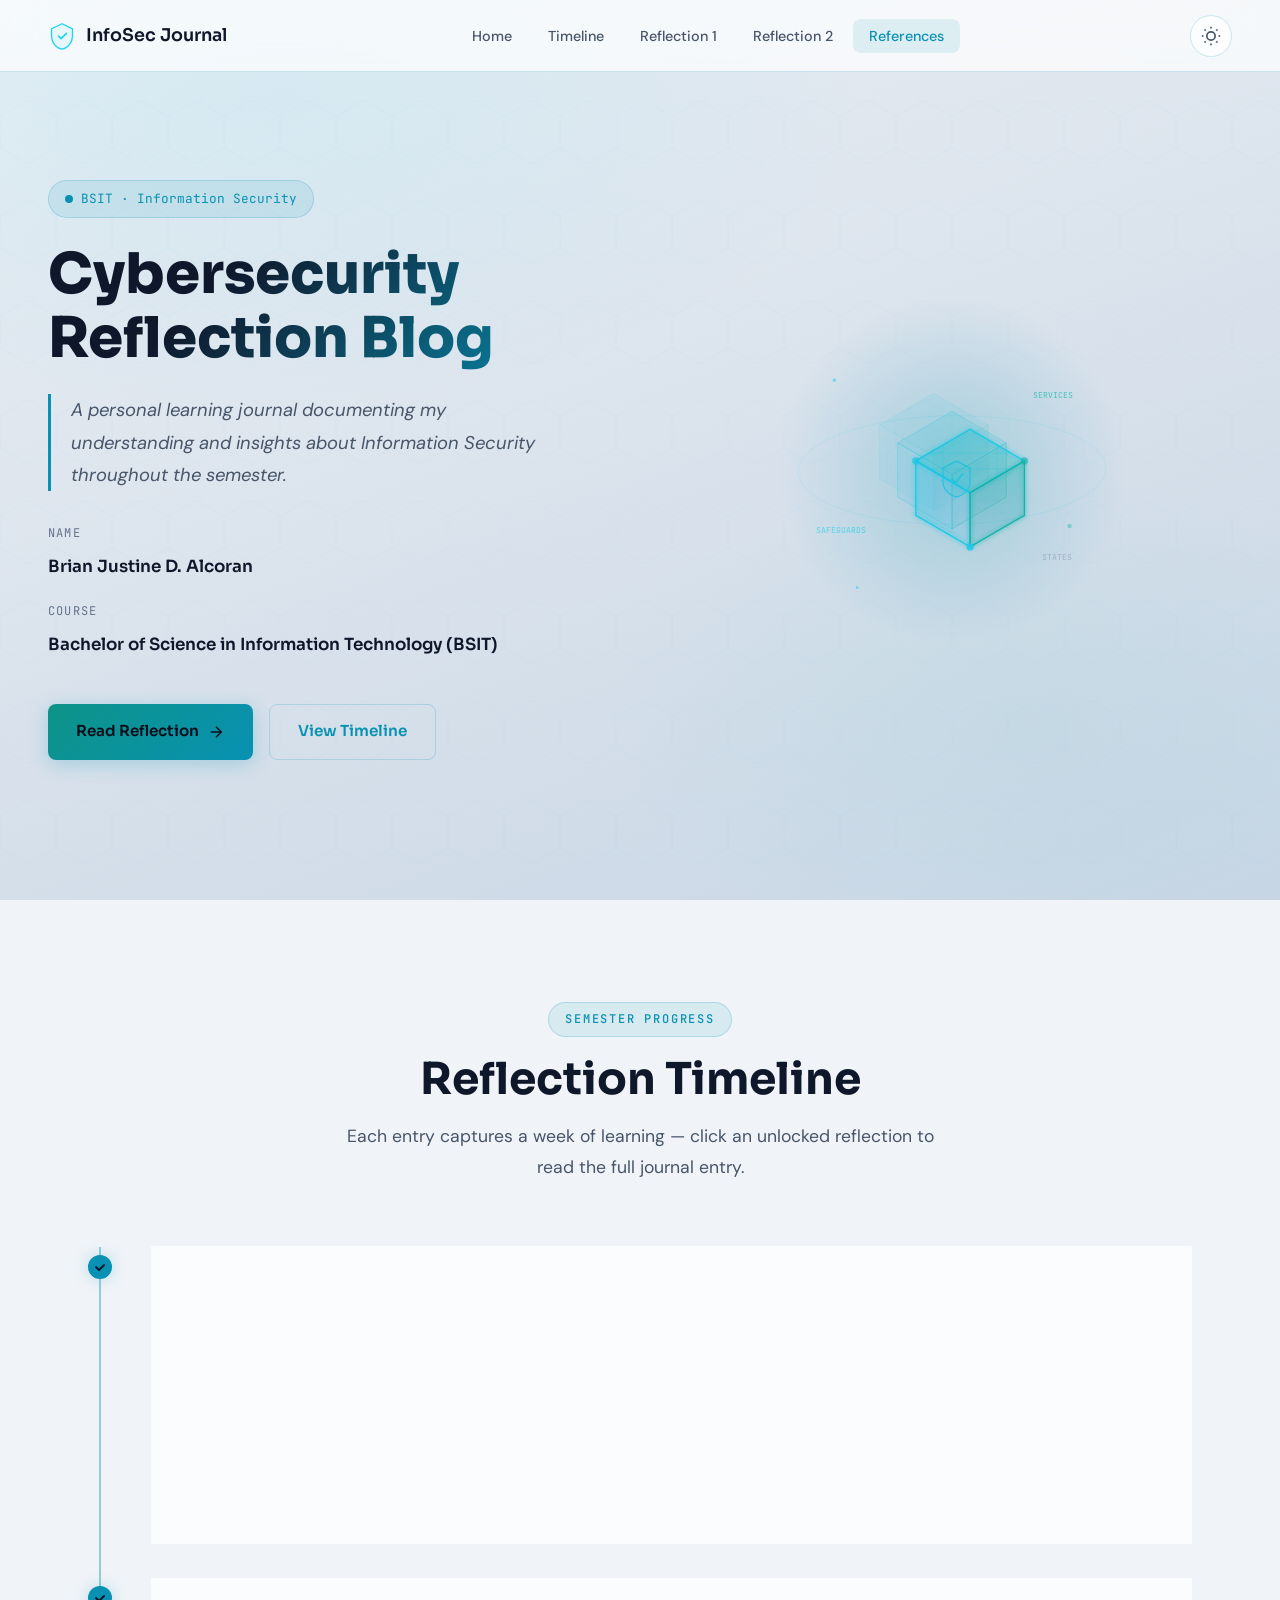
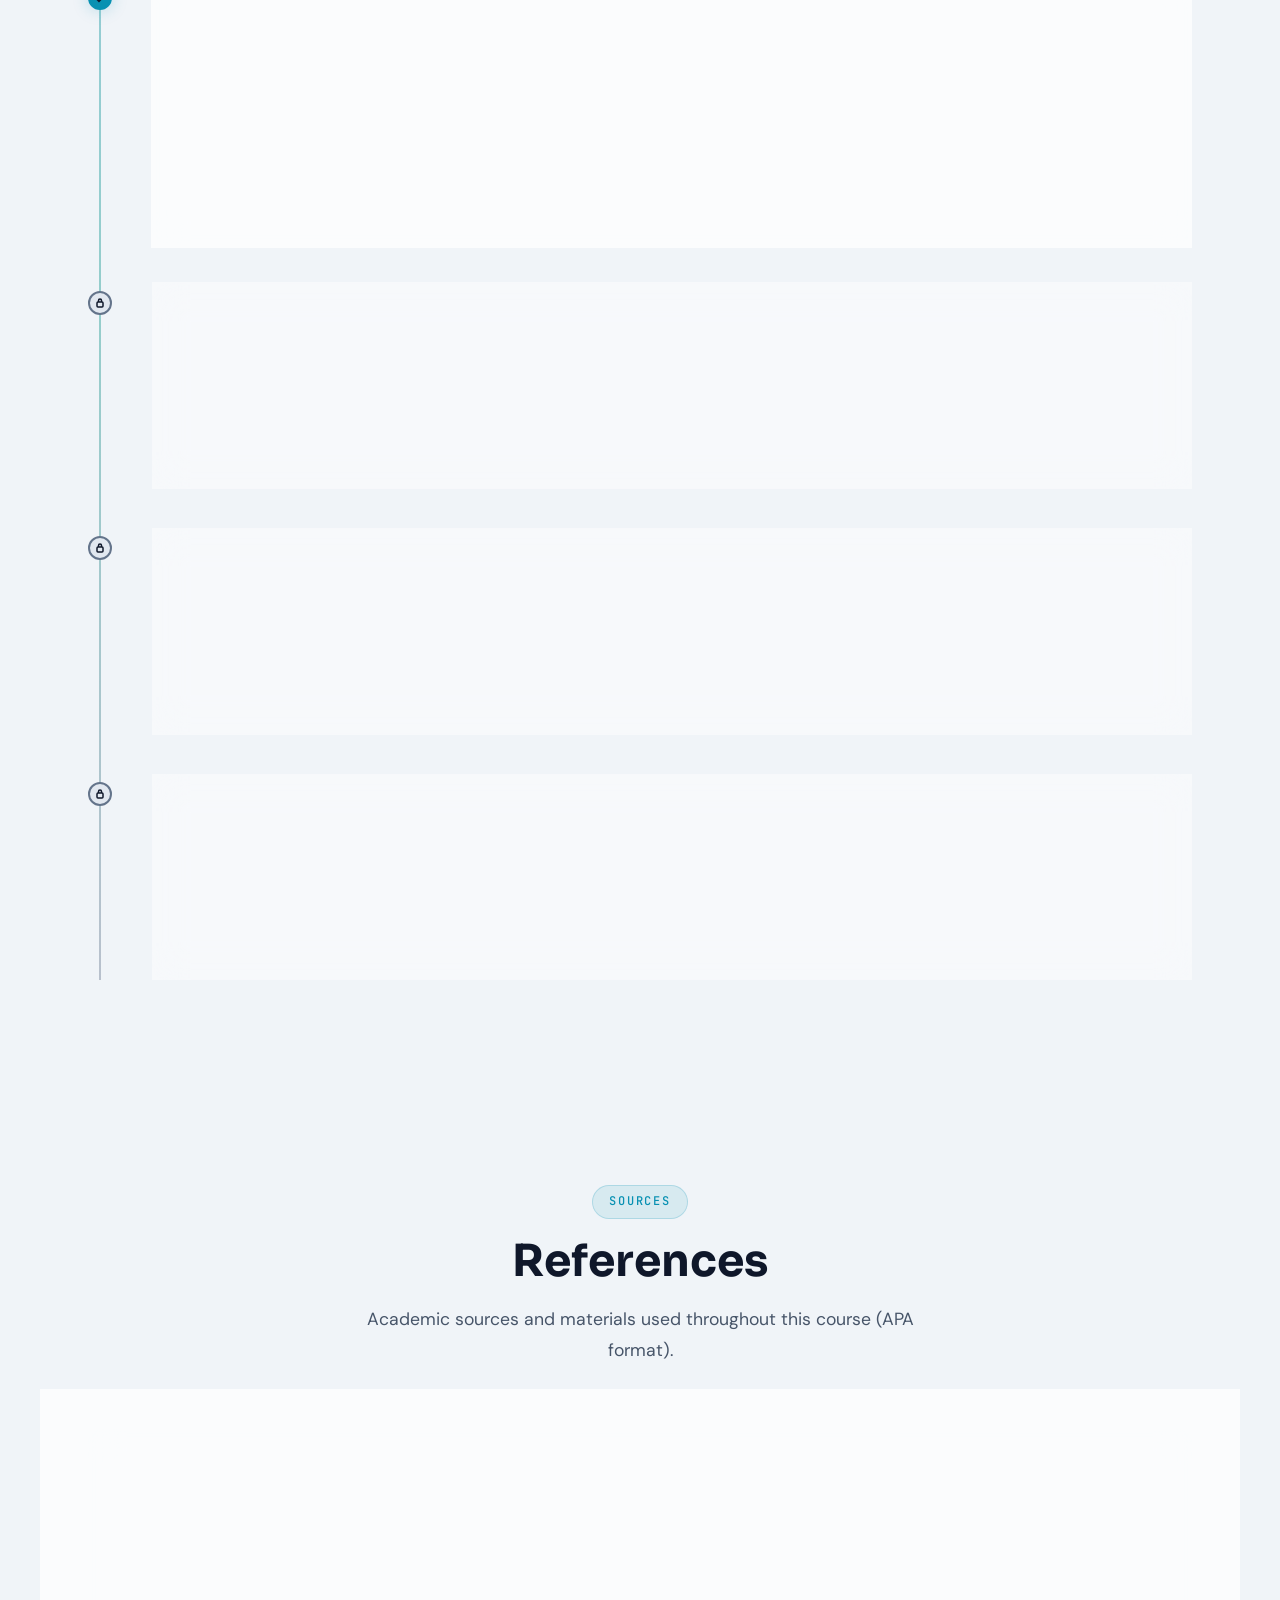
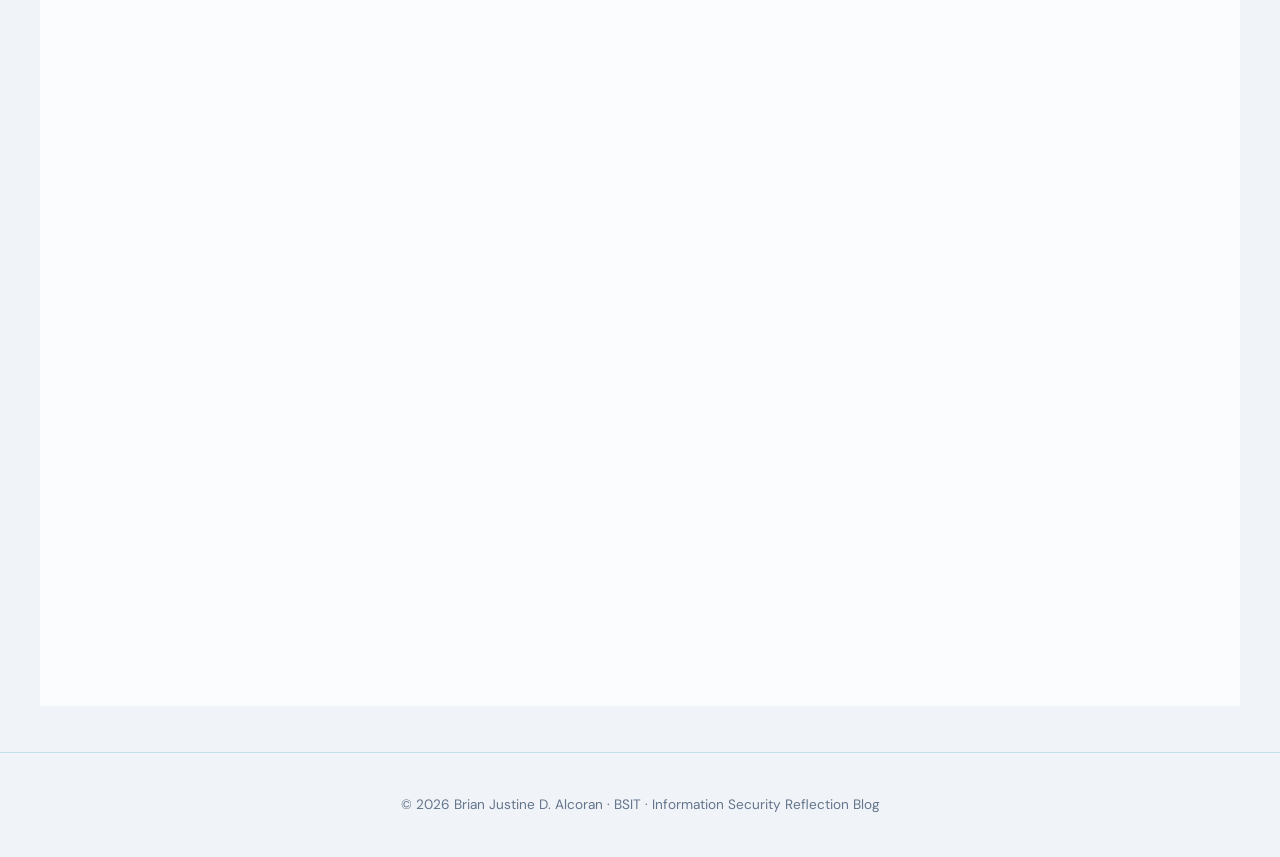
<file: index.html>
<!DOCTYPE html>
<html lang="en">
<head>
  <meta charset="UTF-8">
  <meta name="viewport" content="width=device-width, initial-scale=1.0">
  <meta name="description" content="Cybersecurity Reflection Blog by Brian Justine D. Alcoran — A personal learning journal for Information Security.">
  <meta name="author" content="Brian Justine D. Alcoran">
  <title>Cybersecurity Reflection Blog | Brian Justine D. Alcoran</title>
  <link rel="preconnect" href="https://fonts.googleapis.com">
  <link rel="preconnect" href="https://fonts.gstatic.com" crossorigin>
  <link href="https://fonts.googleapis.com/css2?family=DM+Sans:ital,opsz,wght@0,9..40,400;0,9..40,500;0,9..40,600;1,9..40,400&family=JetBrains+Mono:wght@400;500&family=Sora:wght@400;600;700;800&display=swap" rel="stylesheet">
  <link rel="stylesheet" href="css/styles.css">
</head>
<body>

  <!-- Reading Progress -->
  <div class="progress-bar" role="progressbar" aria-label="Reading progress" aria-valuemin="0" aria-valuemax="100"></div>

  <!-- Navigation -->
  <nav class="navbar" aria-label="Main navigation">
    <a href="index.html" class="nav-brand">
      <svg viewBox="0 0 32 32" fill="none" aria-hidden="true">
        <path d="M16 2L4 8v8c0 7.2 5.1 13.9 12 15 6.9-1.1 12-7.8 12-15V8L16 2z" stroke="#22d3ee" stroke-width="1.5" fill="rgba(34,211,238,0.08)"/>
        <path d="M12 16l3 3 6-6" stroke="#22d3ee" stroke-width="2" stroke-linecap="round" stroke-linejoin="round"/>
      </svg>
      InfoSec Journal
    </a>

    <ul class="nav-links">
      <li><a href="index.html" class="active">Home</a></li>
      <li><a href="#timeline">Timeline</a></li>
      <li><a href="reflection-1.html">Reflection 1</a></li>
      <li><a href="reflection-2.html">Reflection 2</a></li>
      <li><a href="#references">References</a></li>
    </ul>

    <div class="nav-actions">
      <button class="theme-toggle" aria-label="Toggle dark/light mode">
        <svg class="icon-moon" width="20" height="20" viewBox="0 0 24 24" fill="currentColor" aria-hidden="true">
          <path d="M21 12.79A9 9 0 1 1 11.21 3 7 7 0 0 0 21 12.79z"/>
        </svg>
        <svg class="icon-sun" width="20" height="20" viewBox="0 0 24 24" fill="none" stroke="currentColor" stroke-width="2" aria-hidden="true">
          <circle cx="12" cy="12" r="5"/><line x1="12" y1="1" x2="12" y2="3"/><line x1="12" y1="21" x2="12" y2="23"/>
          <line x1="4.22" y1="4.22" x2="5.64" y2="5.64"/><line x1="18.36" y1="18.36" x2="19.78" y2="19.78"/>
          <line x1="1" y1="12" x2="3" y2="12"/><line x1="21" y1="12" x2="23" y2="12"/>
          <line x1="4.22" y1="19.78" x2="5.64" y2="18.36"/><line x1="18.36" y1="5.64" x2="19.78" y2="4.22"/>
        </svg>
      </button>
      <button class="menu-toggle" aria-label="Open menu" aria-expanded="false">
        <svg viewBox="0 0 24 24" fill="none" stroke="currentColor" stroke-width="2" aria-hidden="true">
          <line x1="3" y1="6" x2="21" y2="6"/><line x1="3" y1="12" x2="21" y2="12"/><line x1="3" y1="18" x2="21" y2="18"/>
        </svg>
      </button>
    </div>
  </nav>

  <main>
    <!-- Hero Section -->
    <section class="hero" aria-labelledby="hero-title">
      <div class="hero-content reveal">
        <span class="hero-badge">BSIT · Information Security</span>
        <h1 id="hero-title" class="hero-title">Cybersecurity Reflection Blog</h1>
        <blockquote class="hero-subtitle">
          A personal learning journal documenting my understanding and insights about Information Security throughout the semester.
        </blockquote>

        <dl class="hero-meta">
          <dt>Name</dt>
          <dd>Brian Justine D. Alcoran</dd>
          <dt>Course</dt>
          <dd>Bachelor of Science in Information Technology (BSIT)</dd>
        </dl>

        <div class="hero-actions">
          <a href="reflection-1.html" class="btn btn-primary">
            Read Reflection
            <svg width="18" height="18" viewBox="0 0 24 24" fill="none" stroke="currentColor" stroke-width="2" aria-hidden="true">
              <line x1="5" y1="12" x2="19" y2="12"/><polyline points="12 5 19 12 12 19"/>
            </svg>
          </a>
          <a href="#timeline" class="btn btn-ghost">View Timeline</a>
        </div>
      </div>

      <!-- Original McCumber Cube-inspired SVG illustration -->
      <div class="hero-visual reveal" aria-hidden="true">
        <svg viewBox="0 0 420 420" width="380" height="380" xmlns="http://www.w3.org/2000/svg">
          <defs>
            <linearGradient id="faceTop" x1="0%" y1="0%" x2="100%" y2="100%">
              <stop offset="0%" stop-color="#22d3ee" stop-opacity="0.25"/>
              <stop offset="100%" stop-color="#14b8a6" stop-opacity="0.1"/>
            </linearGradient>
            <linearGradient id="faceLeft" x1="0%" y1="0%" x2="100%" y2="0%">
              <stop offset="0%" stop-color="#22d3ee" stop-opacity="0.15"/>
              <stop offset="100%" stop-color="#0ea5e9" stop-opacity="0.05"/>
            </linearGradient>
            <linearGradient id="faceRight" x1="0%" y1="0%" x2="0%" y2="100%">
              <stop offset="0%" stop-color="#14b8a6" stop-opacity="0.2"/>
              <stop offset="100%" stop-color="#0891b2" stop-opacity="0.08"/>
            </linearGradient>
            <filter id="glow">
              <feGaussianBlur stdDeviation="3" result="blur"/>
              <feMerge><feMergeNode in="blur"/><feMergeNode in="SourceGraphic"/></feMerge>
            </filter>
          </defs>

          <!-- Orbiting ring -->
          <ellipse cx="210" cy="210" rx="170" ry="60" fill="none" stroke="#22d3ee" stroke-opacity="0.12" stroke-width="1" transform="rotate(-20 210 210)">
            <animateTransform attributeName="transform" type="rotate" from="-20 210 210" to="340 210 210" dur="30s" repeatCount="indefinite"/>
          </ellipse>

          <!-- Isometric 3x3x3 cube grid -->
          <!-- Back layer -->
          <g opacity="0.4">
            <polygon points="130,160 190,125 250,160 190,195" fill="url(#faceTop)" stroke="#22d3ee" stroke-width="0.8" stroke-opacity="0.3"/>
            <polygon points="130,160 190,195 190,255 130,220" fill="url(#faceLeft)" stroke="#22d3ee" stroke-width="0.8" stroke-opacity="0.3"/>
            <polygon points="190,195 250,160 250,220 190,255" fill="url(#faceRight)" stroke="#14b8a6" stroke-width="0.8" stroke-opacity="0.3"/>
          </g>

          <!-- Middle layer -->
          <g opacity="0.65">
            <polygon points="150,180 210,145 270,180 210,215" fill="url(#faceTop)" stroke="#22d3ee" stroke-width="1" stroke-opacity="0.5"/>
            <polygon points="150,180 210,215 210,275 150,240" fill="url(#faceLeft)" stroke="#22d3ee" stroke-width="1" stroke-opacity="0.5"/>
            <polygon points="210,215 270,180 270,240 210,275" fill="url(#faceRight)" stroke="#14b8a6" stroke-width="1" stroke-opacity="0.5"/>
          </g>

          <!-- Front layer (highlighted) -->
          <g filter="url(#glow)">
            <polygon points="170,200 230,165 290,200 230,235" fill="url(#faceTop)" stroke="#22d3ee" stroke-width="1.5"/>
            <polygon points="170,200 230,235 230,295 170,260" fill="url(#faceLeft)" stroke="#22d3ee" stroke-width="1.5"/>
            <polygon points="230,235 290,200 290,260 230,295" fill="url(#faceRight)" stroke="#14b8a6" stroke-width="1.5"/>
          </g>

          <!-- Internal grid lines on front face -->
          <line x1="200" y1="182.5" x2="200" y2="217.5" stroke="#22d3ee" stroke-width="0.6" stroke-opacity="0.5"/>
          <line x1="260" y1="182.5" x2="260" y2="217.5" stroke="#22d3ee" stroke-width="0.6" stroke-opacity="0.5"/>
          <line x1="185" y1="191.25" x2="275" y2="191.25" stroke="#22d3ee" stroke-width="0.6" stroke-opacity="0.5"/>
          <line x1="185" y1="208.75" x2="275" y2="208.75" stroke="#22d3ee" stroke-width="0.6" stroke-opacity="0.5"/>

          <!-- Axis labels -->
          <text x="60" y="280" fill="#22d3ee" font-family="JetBrains Mono, monospace" font-size="9" opacity="0.7">SAFEGUARDS</text>
          <text x="300" y="130" fill="#14b8a6" font-family="JetBrains Mono, monospace" font-size="9" opacity="0.7">SERVICES</text>
          <text x="310" y="310" fill="#94a3b8" font-family="JetBrains Mono, monospace" font-size="9" opacity="0.7">STATES</text>

          <!-- Corner nodes -->
          <circle cx="170" cy="200" r="4" fill="#22d3ee"><animate attributeName="opacity" values="1;0.4;1" dur="2s" repeatCount="indefinite"/></circle>
          <circle cx="290" cy="200" r="4" fill="#14b8a6"><animate attributeName="opacity" values="0.4;1;0.4" dur="2s" repeatCount="indefinite"/></circle>
          <circle cx="230" cy="295" r="4" fill="#22d3ee"><animate attributeName="opacity" values="0.6;1;0.6" dur="2.5s" repeatCount="indefinite"/></circle>

          <!-- Shield icon center -->
          <g transform="translate(215, 218)">
            <path d="M0,-18 L15,-10 V5 C15,14 7.5,20 0,22 C-7.5,20 -15,14 -15,5 V-10 Z" fill="rgba(34,211,238,0.15)" stroke="#22d3ee" stroke-width="1.2"/>
            <path d="M-5,2 L-1,6 L7,-4" fill="none" stroke="#22d3ee" stroke-width="1.5" stroke-linecap="round"/>
          </g>

          <!-- Floating data particles -->
          <circle cx="80" cy="120" r="2" fill="#22d3ee" opacity="0.5"><animate attributeName="cy" values="120;110;120" dur="3s" repeatCount="indefinite"/></circle>
          <circle cx="340" cy="280" r="2.5" fill="#14b8a6" opacity="0.4"><animate attributeName="cy" values="280;270;280" dur="4s" repeatCount="indefinite"/></circle>
          <circle cx="100" cy="340" r="1.5" fill="#22d3ee" opacity="0.6"><animate attributeName="cx" values="100;108;100" dur="5s" repeatCount="indefinite"/></circle>
        </svg>
      </div>
    </section>

    <!-- Reflection Timeline -->
    <section id="timeline" class="section" aria-labelledby="timeline-title">
      <div class="section-header reveal">
        <span class="section-tag">Semester Progress</span>
        <h2 id="timeline-title" class="section-title">Reflection Timeline</h2>
        <p class="section-subtitle">Each entry captures a week of learning — click an unlocked reflection to read the full journal entry.</p>
      </div>

      <div class="timeline reveal">
        <!-- Reflection 1 — Unlocked -->
        <article class="timeline-item unlocked">
          <div class="timeline-node" aria-hidden="true">
            <svg viewBox="0 0 12 12"><path d="M2 6l3 3 5-5" stroke="currentColor" stroke-width="2" fill="none" stroke-linecap="round"/></svg>
          </div>
          <div class="timeline-card">
            <span class="timeline-number">Reflection 01</span>
            <h3 class="timeline-title">McCumber Cube, Foundations of Security, and Security Principles</h3>
            <p class="timeline-desc">Understanding the three dimensions of information security — states, services, and safeguards — and how they connect to build a complete security framework.</p>
            <span class="timeline-status status-available">
              <svg width="12" height="12" viewBox="0 0 24 24" fill="currentColor" aria-hidden="true"><circle cx="12" cy="12" r="10"/></svg>
              Available Now
            </span>
            <div style="margin-top: 1rem;">
              <a href="reflection-1.html" class="btn btn-primary" style="padding: 0.6rem 1.25rem; font-size: 0.85rem;">Read Entry →</a>
            </div>
          </div>
        </article>

        <!-- Reflection 2 — Unlocked -->
        <article class="timeline-item unlocked">
          <div class="timeline-node" aria-hidden="true">
            <svg viewBox="0 0 12 12"><path d="M2 6l3 3 5-5" stroke="currentColor" stroke-width="2" fill="none" stroke-linecap="round"/></svg>
          </div>
          <div class="timeline-card">
            <span class="timeline-number">Reflection 02</span>
            <h3 class="timeline-title">Security Threat Landscape and Social Engineering</h3>
            <p class="timeline-desc">Exploring social engineering tactics, the human side of cybersecurity, and how awareness helps protect information from manipulation.</p>
            <span class="timeline-status status-available">
              <svg width="12" height="12" viewBox="0 0 24 24" fill="currentColor" aria-hidden="true"><circle cx="12" cy="12" r="10"/></svg>
              Available Now
            </span>
            <div style="margin-top: 1rem;">
              <a href="reflection-2.html" class="btn btn-primary" style="padding: 0.6rem 1.25rem; font-size: 0.85rem;">Read Entry →</a>
            </div>
          </div>
        </article>

        <!-- Reflection 3 — Locked -->
        <article class="timeline-item locked">
          <div class="timeline-node" aria-hidden="true">
            <svg viewBox="0 0 12 12" fill="none" stroke="currentColor" stroke-width="1.5"><rect x="3" y="5" width="6" height="5" rx="1"/><path d="M4.5 5V3.5a1.5 1.5 0 0 1 3 0V5"/></svg>
          </div>
          <div class="timeline-card">
            <span class="timeline-number">Reflection 03</span>
            <h3 class="timeline-title">Upcoming Topic</h3>
            <p class="timeline-desc">This reflection will be published after the next class discussion.</p>
            <span class="timeline-status status-soon">Coming Soon</span>
          </div>
        </article>

        <!-- Reflection 4 — Locked -->
        <article class="timeline-item locked">
          <div class="timeline-node" aria-hidden="true">
            <svg viewBox="0 0 12 12" fill="none" stroke="currentColor" stroke-width="1.5"><rect x="3" y="5" width="6" height="5" rx="1"/><path d="M4.5 5V3.5a1.5 1.5 0 0 1 3 0V5"/></svg>
          </div>
          <div class="timeline-card">
            <span class="timeline-number">Reflection 04</span>
            <h3 class="timeline-title">Upcoming Topic</h3>
            <p class="timeline-desc">This reflection will be published after the next class discussion.</p>
            <span class="timeline-status status-soon">Coming Soon</span>
          </div>
        </article>

        <!-- Reflection 5 — Locked -->
        <article class="timeline-item locked">
          <div class="timeline-node" aria-hidden="true">
            <svg viewBox="0 0 12 12" fill="none" stroke="currentColor" stroke-width="1.5"><rect x="3" y="5" width="6" height="5" rx="1"/><path d="M4.5 5V3.5a1.5 1.5 0 0 1 3 0V5"/></svg>
          </div>
          <div class="timeline-card">
            <span class="timeline-number">Reflection 05</span>
            <h3 class="timeline-title">Upcoming Topic</h3>
            <p class="timeline-desc">This reflection will be published after the next class discussion.</p>
            <span class="timeline-status status-soon">Coming Soon</span>
          </div>
        </article>
      </div>
    </section>

    <!-- References Section -->
    <section id="references" class="section" aria-labelledby="references-title">
      <div class="section-header reveal">
        <span class="section-tag">Sources</span>
        <h2 id="references-title" class="section-title">References</h2>
        <p class="section-subtitle">Academic sources and materials used throughout this course (APA format).</p>
      </div>

      <div class="glass-card reveal">
        <ol class="reference-list">
          <li>
            McCumber, J. R. (1991). Information systems security: A comprehensive model. In <em>Proceedings of the 14th National Computer Security Conference</em> (Vol. 2, pp. 328–337). National Institute of Standards and Technology.
            <a href="https://csrc.nist.gov/pubs/conference/1991/10/01/proceedings-14th-national-computer-security-confer/final" target="_blank" rel="noopener noreferrer">https://csrc.nist.gov/pubs/conference/1991/10/01/proceedings-14th-national-computer-security-confer/final</a>
            <span class="reference-source">Used for understanding the McCumber Cube framework and its three dimensions.</span>
          </li>
          <li>
            National Institute of Standards and Technology. (2017). <em>An introduction to information security</em> (NIST Special Publication 800-12, Rev. 1). U.S. Department of Commerce.
            <a href="https://nvlpubs.nist.gov/nistpubs/SpecialPublications/NIST.SP.800-12r1.pdf" target="_blank" rel="noopener noreferrer">https://nvlpubs.nist.gov/nistpubs/SpecialPublications/NIST.SP.800-12r1.pdf</a>
            <span class="reference-source">Primary source for confidentiality, integrity, availability, and security foundations.</span>
          </li>
          <li>
            National Institute of Standards and Technology. (2004). <em>Standards for security categorization of federal information and information systems</em> (FIPS Publication 199). U.S. Department of Commerce.
            <a href="https://nvlpubs.nist.gov/nistpubs/FIPS/NIST.FIPS.199.pdf" target="_blank" rel="noopener noreferrer">https://nvlpubs.nist.gov/nistpubs/FIPS/NIST.FIPS.199.pdf</a>
            <span class="reference-source">Referenced for official definitions of the CIA triad security objectives.</span>
          </li>
          <li>
            National Institute of Standards and Technology. (n.d.). Confidentiality, integrity, availability. <em>Computer Security Resource Center Glossary</em>.
            <a href="https://csrc.nist.gov/glossary/term/confidentiality_integrity_availability" target="_blank" rel="noopener noreferrer">https://csrc.nist.gov/glossary/term/confidentiality_integrity_availability</a>
            <span class="reference-source">Quick reference for CIA triad terminology while writing Reflection 1.</span>
          </li>
          <li>
            Cybersecurity and Infrastructure Security Agency. (n.d.). <em>Cybersecurity best practices</em>. U.S. Department of Homeland Security.
            <a href="https://www.cisa.gov/topics/cybersecurity-best-practices" target="_blank" rel="noopener noreferrer">https://www.cisa.gov/topics/cybersecurity-best-practices</a>
            <span class="reference-source">Used to connect classroom concepts to real-world security practices and user behavior.</span>
          </li>
          <li>
            National Institute of Standards and Technology. (2020). <em>Zero trust architecture</em> (NIST Special Publication 800-207). U.S. Department of Commerce.
            <a href="https://nvlpubs.nist.gov/nistpubs/SpecialPublications/NIST.SP.800-207.pdf" target="_blank" rel="noopener noreferrer">https://nvlpubs.nist.gov/nistpubs/SpecialPublications/NIST.SP.800-207.pdf</a>
            <span class="reference-source">Background reading for topics I want to explore further this semester.</span>
          </li>
        </ol>
      </div>
    </section>
  </main>

  <footer class="footer">
    <p>&copy; 2026 Brian Justine D. Alcoran · BSIT · Information Security Reflection Blog</p>
  </footer>

  <button class="scroll-top" aria-label="Scroll to top">
    <svg viewBox="0 0 24 24" fill="none" stroke="currentColor" stroke-width="2" aria-hidden="true">
      <polyline points="18 15 12 9 6 15"/>
    </svg>
  </button>

  <script src="js/main.js"></script>
</body>
</html>
</file>
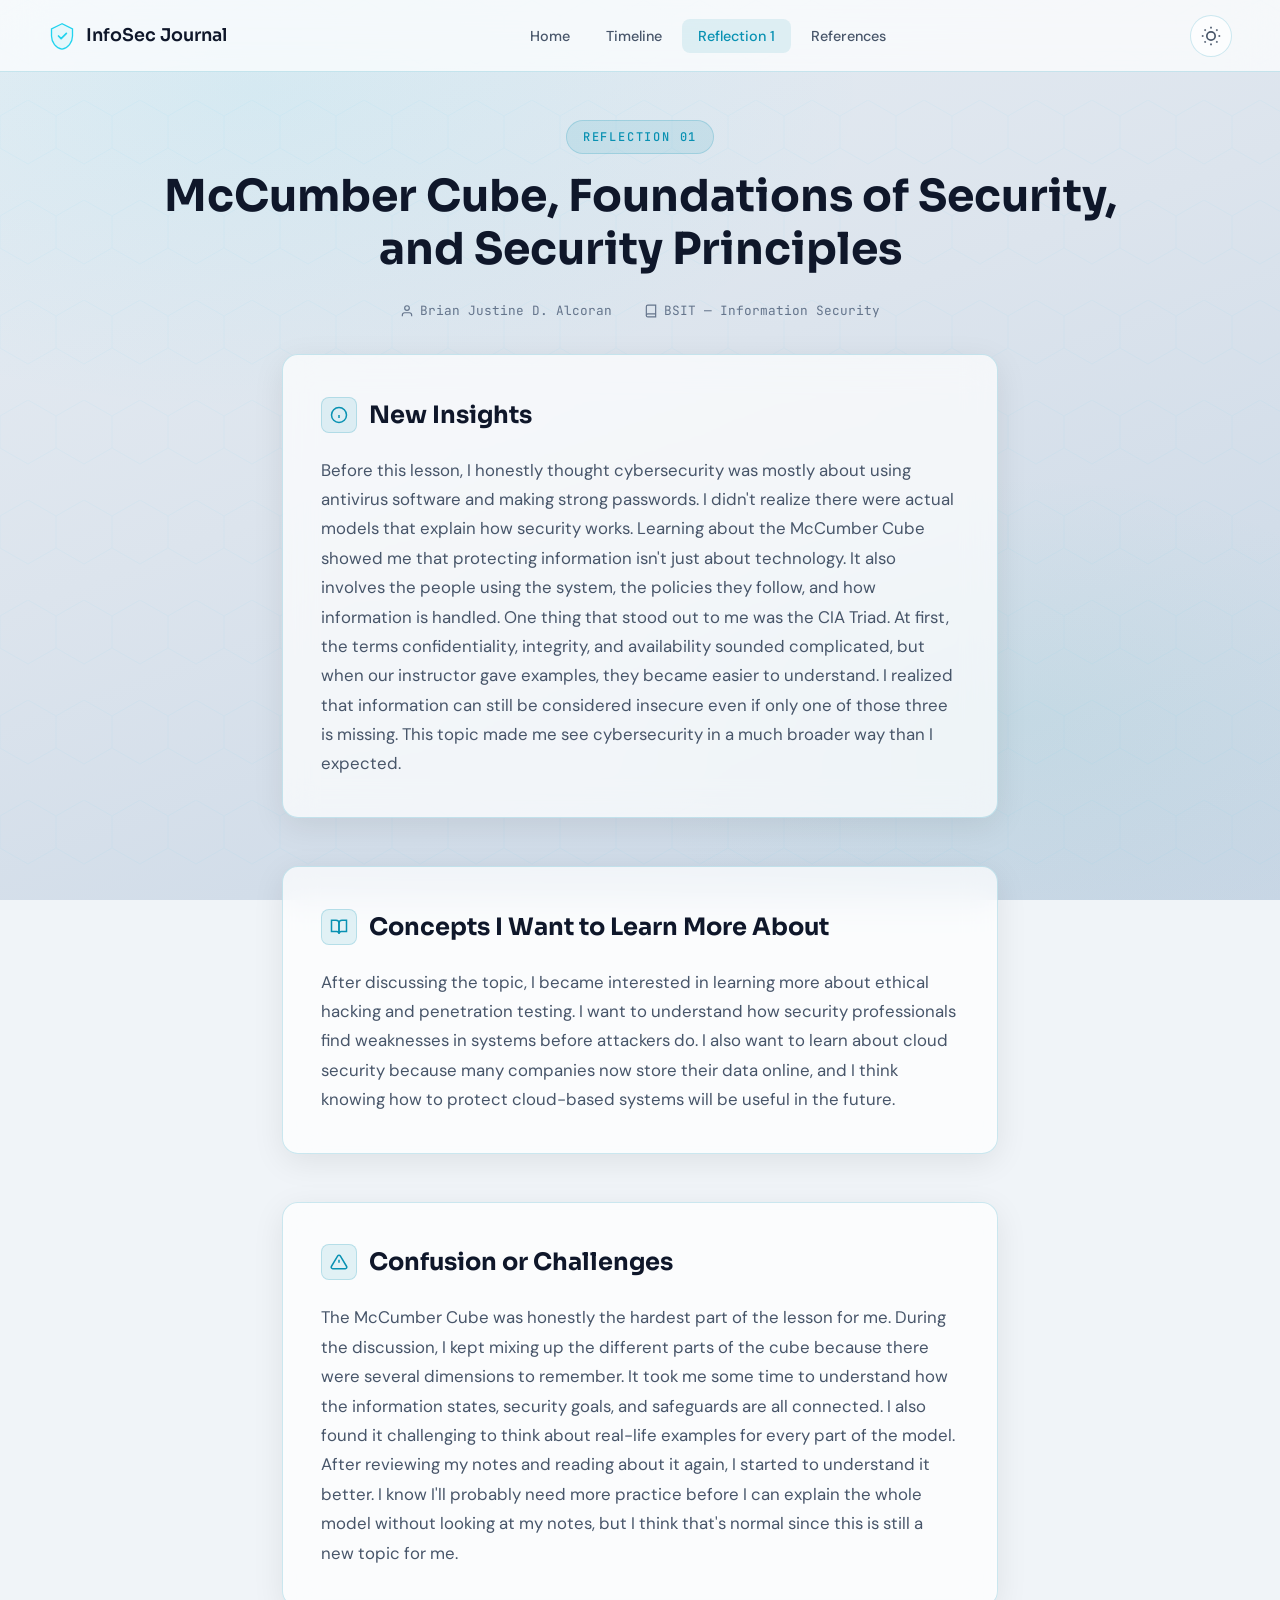
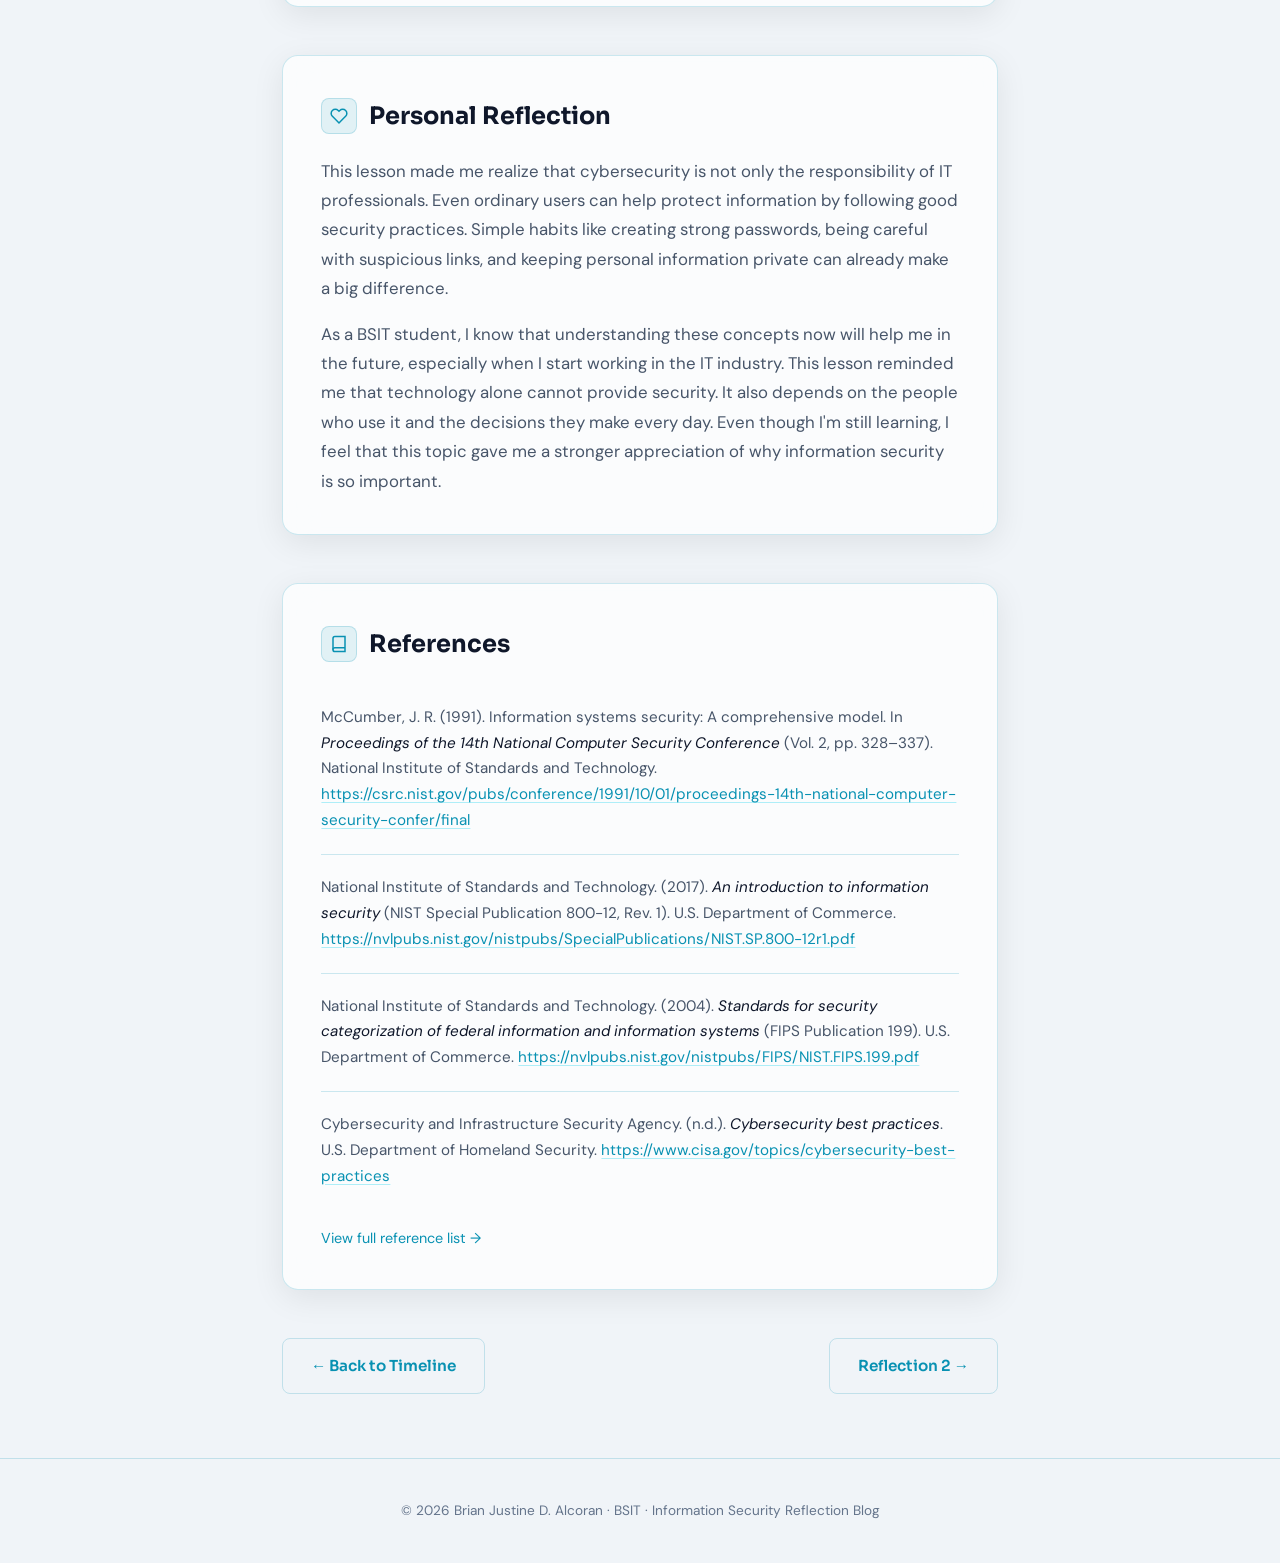
<file: reflection-1.html>
<!DOCTYPE html>
<html lang="en">
<head>
  <meta charset="UTF-8">
  <meta name="viewport" content="width=device-width, initial-scale=1.0">
  <meta name="description" content="Reflection 1: McCumber Cube, Foundations of Security, and Security Principles — Brian Justine D. Alcoran">
  <meta name="author" content="Brian Justine D. Alcoran">
  <title>Reflection 1 | Cybersecurity Reflection Blog</title>
  <link rel="preconnect" href="https://fonts.googleapis.com">
  <link rel="preconnect" href="https://fonts.gstatic.com" crossorigin>
  <link href="https://fonts.googleapis.com/css2?family=DM+Sans:ital,opsz,wght@0,9..40,400;0,9..40,500;0,9..40,600;1,9..40,400&family=JetBrains+Mono:wght@400;500&family=Sora:wght@400;600;700;800&display=swap" rel="stylesheet">
  <link rel="stylesheet" href="css/styles.css">
</head>
<body>

  <div class="progress-bar" role="progressbar" aria-label="Reading progress" aria-valuemin="0" aria-valuemax="100"></div>

  <nav class="navbar" aria-label="Main navigation">
    <a href="index.html" class="nav-brand">
      <svg viewBox="0 0 32 32" fill="none" aria-hidden="true">
        <path d="M16 2L4 8v8c0 7.2 5.1 13.9 12 15 6.9-1.1 12-7.8 12-15V8L16 2z" stroke="#22d3ee" stroke-width="1.5" fill="rgba(34,211,238,0.08)"/>
        <path d="M12 16l3 3 6-6" stroke="#22d3ee" stroke-width="2" stroke-linecap="round" stroke-linejoin="round"/>
      </svg>
      InfoSec Journal
    </a>

    <ul class="nav-links">
      <li><a href="index.html">Home</a></li>
      <li><a href="index.html#timeline">Timeline</a></li>
      <li><a href="reflection-1.html" class="active">Reflection 1</a></li>
      <li><a href="index.html#references">References</a></li>
    </ul>

    <div class="nav-actions">
      <button class="theme-toggle" aria-label="Toggle dark/light mode">
        <svg class="icon-moon" width="20" height="20" viewBox="0 0 24 24" fill="currentColor" aria-hidden="true">
          <path d="M21 12.79A9 9 0 1 1 11.21 3 7 7 0 0 0 21 12.79z"/>
        </svg>
        <svg class="icon-sun" width="20" height="20" viewBox="0 0 24 24" fill="none" stroke="currentColor" stroke-width="2" aria-hidden="true">
          <circle cx="12" cy="12" r="5"/><line x1="12" y1="1" x2="12" y2="3"/><line x1="12" y1="21" x2="12" y2="23"/>
          <line x1="4.22" y1="4.22" x2="5.64" y2="5.64"/><line x1="18.36" y1="18.36" x2="19.78" y2="19.78"/>
          <line x1="1" y1="12" x2="3" y2="12"/><line x1="21" y1="12" x2="23" y2="12"/>
          <line x1="4.22" y1="19.78" x2="5.64" y2="18.36"/><line x1="18.36" y1="5.64" x2="19.78" y2="4.22"/>
        </svg>
      </button>
      <button class="menu-toggle" aria-label="Open menu" aria-expanded="false">
        <svg viewBox="0 0 24 24" fill="none" stroke="currentColor" stroke-width="2" aria-hidden="true">
          <line x1="3" y1="6" x2="21" y2="6"/><line x1="3" y1="12" x2="21" y2="12"/><line x1="3" y1="18" x2="21" y2="18"/>
        </svg>
      </button>
    </div>
  </nav>

  <main>
    <header class="reflection-header reveal">
      <span class="section-tag">Reflection 01</span>
      <h1 class="section-title">McCumber Cube, Foundations of Security,<br>and Security Principles</h1>
      <div class="reflection-meta">
        <span>
          <svg width="14" height="14" viewBox="0 0 24 24" fill="none" stroke="currentColor" stroke-width="2" aria-hidden="true"><path d="M20 21v-2a4 4 0 0 0-4-4H8a4 4 0 0 0-4 4v2"/><circle cx="12" cy="7" r="4"/></svg>
          Brian Justine D. Alcoran
        </span>
        <span>
          <svg width="14" height="14" viewBox="0 0 24 24" fill="none" stroke="currentColor" stroke-width="2" aria-hidden="true"><path d="M4 19.5A2.5 2.5 0 0 1 6.5 17H20"/><path d="M6.5 2H20v20H6.5A2.5 2.5 0 0 1 4 19.5v-15A2.5 2.5 0 0 1 6.5 2z"/></svg>
          BSIT — Information Security
        </span>
      </div>
    </header>

    <article class="reflection-content">

      <!-- New Insights -->
      <section class="reflection-block glass-card reveal" aria-labelledby="insights-title">
        <h2 id="insights-title">
          <span class="block-icon">
            <svg viewBox="0 0 24 24" fill="none" stroke-width="2" aria-hidden="true"><circle cx="12" cy="12" r="10"/><line x1="12" y1="16" x2="12" y2="12"/><line x1="12" y1="8" x2="12.01" y2="8"/></svg>
          </span>
          New Insights
        </h2>
        <p>
        Before this lesson, I honestly thought cybersecurity was mostly about using antivirus software and making strong passwords. I didn't realize there were actual models that explain how security works. Learning about the McCumber Cube showed me that protecting information isn't just about technology. It also involves the people using the system, the policies they follow, and how information is handled.

One thing that stood out to me was the CIA Triad. At first, the terms confidentiality, integrity, and availability sounded complicated, but when our instructor gave examples, they became easier to understand. I realized that information can still be considered insecure even if only one of those three is missing. This topic made me see cybersecurity in a much broader way than I expected.
        </p>
        
      </section>

      <!-- Concepts I Want to Learn More About -->
      <section class="reflection-block glass-card reveal" aria-labelledby="learn-more-title">
        <h2 id="learn-more-title">
          <span class="block-icon">
            <svg viewBox="0 0 24 24" fill="none" stroke-width="2" aria-hidden="true"><path d="M2 3h6a4 4 0 0 1 4 4v14a3 3 0 0 0-3-3H2z"/><path d="M22 3h-6a4 4 0 0 0-4 4v14a3 3 0 0 1 3-3h7z"/></svg>
          </span>
          Concepts I Want to Learn More About
        </h2>
        <p>
         After discussing the topic, I became interested in learning more about ethical hacking and penetration testing. I want to understand how security professionals find weaknesses in systems before attackers do. I also want to learn about cloud security because many companies now store their data online, and I think knowing how to protect cloud-based systems will be useful in the future.
        </p>
      </section>

      <!-- Confusion or Challenges -->
      <section class="reflection-block glass-card reveal" aria-labelledby="challenges-title">
        <h2 id="challenges-title">
          <span class="block-icon">
            <svg viewBox="0 0 24 24" fill="none" stroke-width="2" aria-hidden="true"><path d="M10.29 3.86L1.82 18a2 2 0 0 0 1.71 3h16.94a2 2 0 0 0 1.71-3L13.71 3.86a2 2 0 0 0-3.42 0z"/><line x1="12" y1="9" x2="12" y2="13"/><line x1="12" y1="17" x2="12.01" y2="17"/></svg>
          </span>
          Confusion or Challenges
        </h2>
        <p>
         The McCumber Cube was honestly the hardest part of the lesson for me. During the discussion, I kept mixing up the different parts of the cube because there were several dimensions to remember. It took me some time to understand how the information states, security goals, and safeguards are all connected.

I also found it challenging to think about real-life examples for every part of the model. After reviewing my notes and reading about it again, I started to understand it better. I know I'll probably need more practice before I can explain the whole model without looking at my notes, but I think that's normal since this is still a new topic for me.
        </p>
      </section>

      <!-- Personal Reflection -->
      <section class="reflection-block glass-card reveal" aria-labelledby="personal-title">
        <h2 id="personal-title">
          <span class="block-icon">
            <svg viewBox="0 0 24 24" fill="none" stroke-width="2" aria-hidden="true"><path d="M20.84 4.61a5.5 5.5 0 0 0-7.78 0L12 5.67l-1.06-1.06a5.5 5.5 0 0 0-7.78 7.78l1.06 1.06L12 21.23l7.78-7.78 1.06-1.06a5.5 5.5 0 0 0 0-7.78z"/></svg>
          </span>
          Personal Reflection
        </h2>
        <p>
          This lesson made me realize that cybersecurity is not only the responsibility of IT professionals. Even ordinary users can help protect information by following good security practices. Simple habits like creating strong passwords, being careful with suspicious links, and keeping personal information private can already make a big difference.
        <p>
         As a BSIT student, I know that understanding these concepts now will help me in the future, especially when I start working in the IT industry. This lesson reminded me that technology alone cannot provide security. It also depends on the people who use it and the decisions they make every day. Even though I'm still learning, I feel that this topic gave me a stronger appreciation of why information security is so important.
         </p>
      </section>

      <!-- References used for this reflection -->
      <section class="reflection-block glass-card reveal" aria-labelledby="refs-title">
        <h2 id="refs-title">
          <span class="block-icon">
            <svg viewBox="0 0 24 24" fill="none" stroke-width="2" aria-hidden="true"><path d="M4 19.5A2.5 2.5 0 0 1 6.5 17H20"/><path d="M6.5 2H20v20H6.5A2.5 2.5 0 0 1 4 19.5v-15A2.5 2.5 0 0 1 6.5 2z"/></svg>
          </span>
          References
        </h2>
        <ol class="reference-list">
          <li>
            McCumber, J. R. (1991). Information systems security: A comprehensive model. In <em>Proceedings of the 14th National Computer Security Conference</em> (Vol. 2, pp. 328–337). National Institute of Standards and Technology.
            <a href="https://csrc.nist.gov/pubs/conference/1991/10/01/proceedings-14th-national-computer-security-confer/final" target="_blank" rel="noopener noreferrer">https://csrc.nist.gov/pubs/conference/1991/10/01/proceedings-14th-national-computer-security-confer/final</a>
          </li>
          <li>
            National Institute of Standards and Technology. (2017). <em>An introduction to information security</em> (NIST Special Publication 800-12, Rev. 1). U.S. Department of Commerce.
            <a href="https://nvlpubs.nist.gov/nistpubs/SpecialPublications/NIST.SP.800-12r1.pdf" target="_blank" rel="noopener noreferrer">https://nvlpubs.nist.gov/nistpubs/SpecialPublications/NIST.SP.800-12r1.pdf</a>
          </li>
          <li>
            National Institute of Standards and Technology. (2004). <em>Standards for security categorization of federal information and information systems</em> (FIPS Publication 199). U.S. Department of Commerce.
            <a href="https://nvlpubs.nist.gov/nistpubs/FIPS/NIST.FIPS.199.pdf" target="_blank" rel="noopener noreferrer">https://nvlpubs.nist.gov/nistpubs/FIPS/NIST.FIPS.199.pdf</a>
          </li>
          <li>
            Cybersecurity and Infrastructure Security Agency. (n.d.). <em>Cybersecurity best practices</em>. U.S. Department of Homeland Security.
            <a href="https://www.cisa.gov/topics/cybersecurity-best-practices" target="_blank" rel="noopener noreferrer">https://www.cisa.gov/topics/cybersecurity-best-practices</a>
          </li>
        </ol>
        <p style="margin-top: 1rem; font-size: 0.9rem;">
          <a href="index.html#references">View full reference list →</a>
        </p>
      </section>

      <nav class="reveal" style="display: flex; justify-content: space-between; flex-wrap: wrap; gap: 1rem; margin-top: 2rem;">
        <a href="index.html" class="btn btn-ghost">← Back to Timeline</a>
        <a href="reflection-2.html" class="btn btn-ghost">Reflection 2 →</a>
      </nav>
    </article>
  </main>

  <footer class="footer">
    <p>&copy; 2026 Brian Justine D. Alcoran · BSIT · Information Security Reflection Blog</p>
  </footer>

  <button class="scroll-top" aria-label="Scroll to top">
    <svg viewBox="0 0 24 24" fill="none" stroke="currentColor" stroke-width="2" aria-hidden="true">
      <polyline points="18 15 12 9 6 15"/>
    </svg>
  </button>

  <script src="js/main.js"></script>
</body>
</html>
</file>
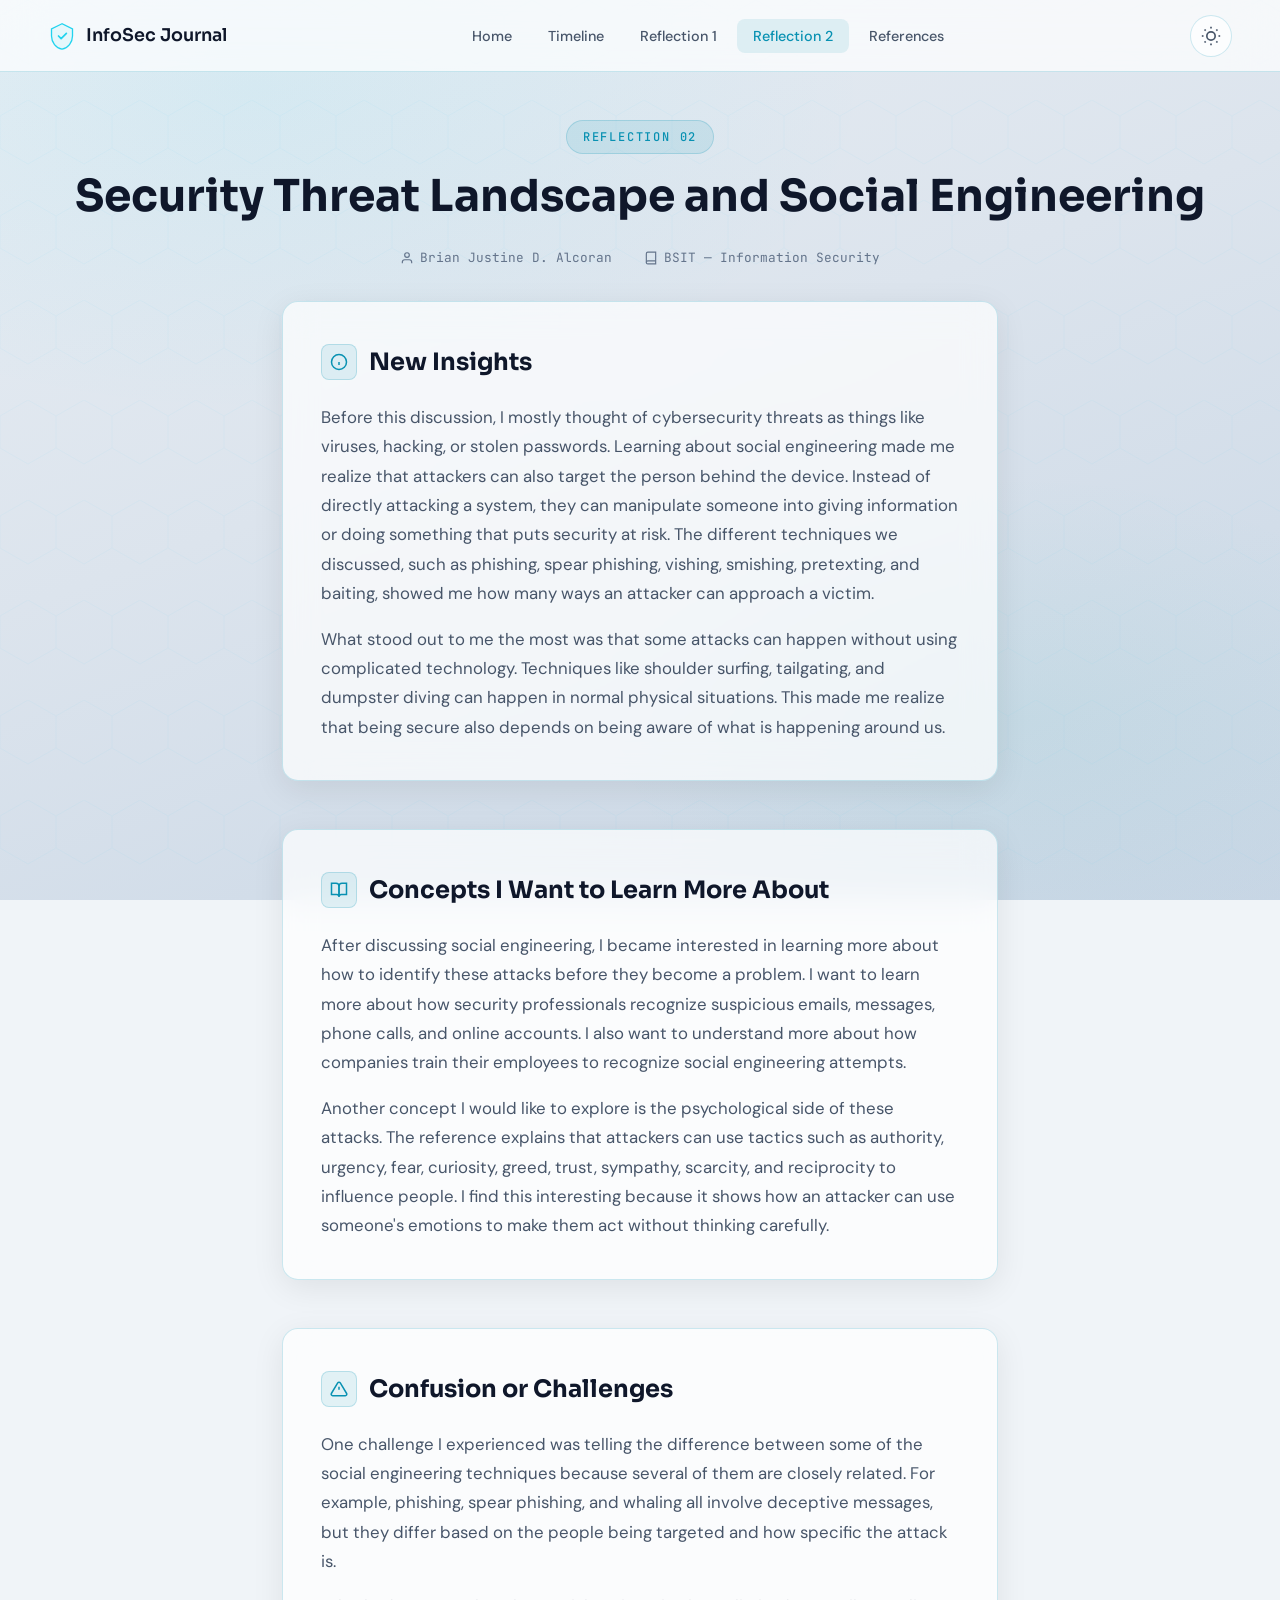
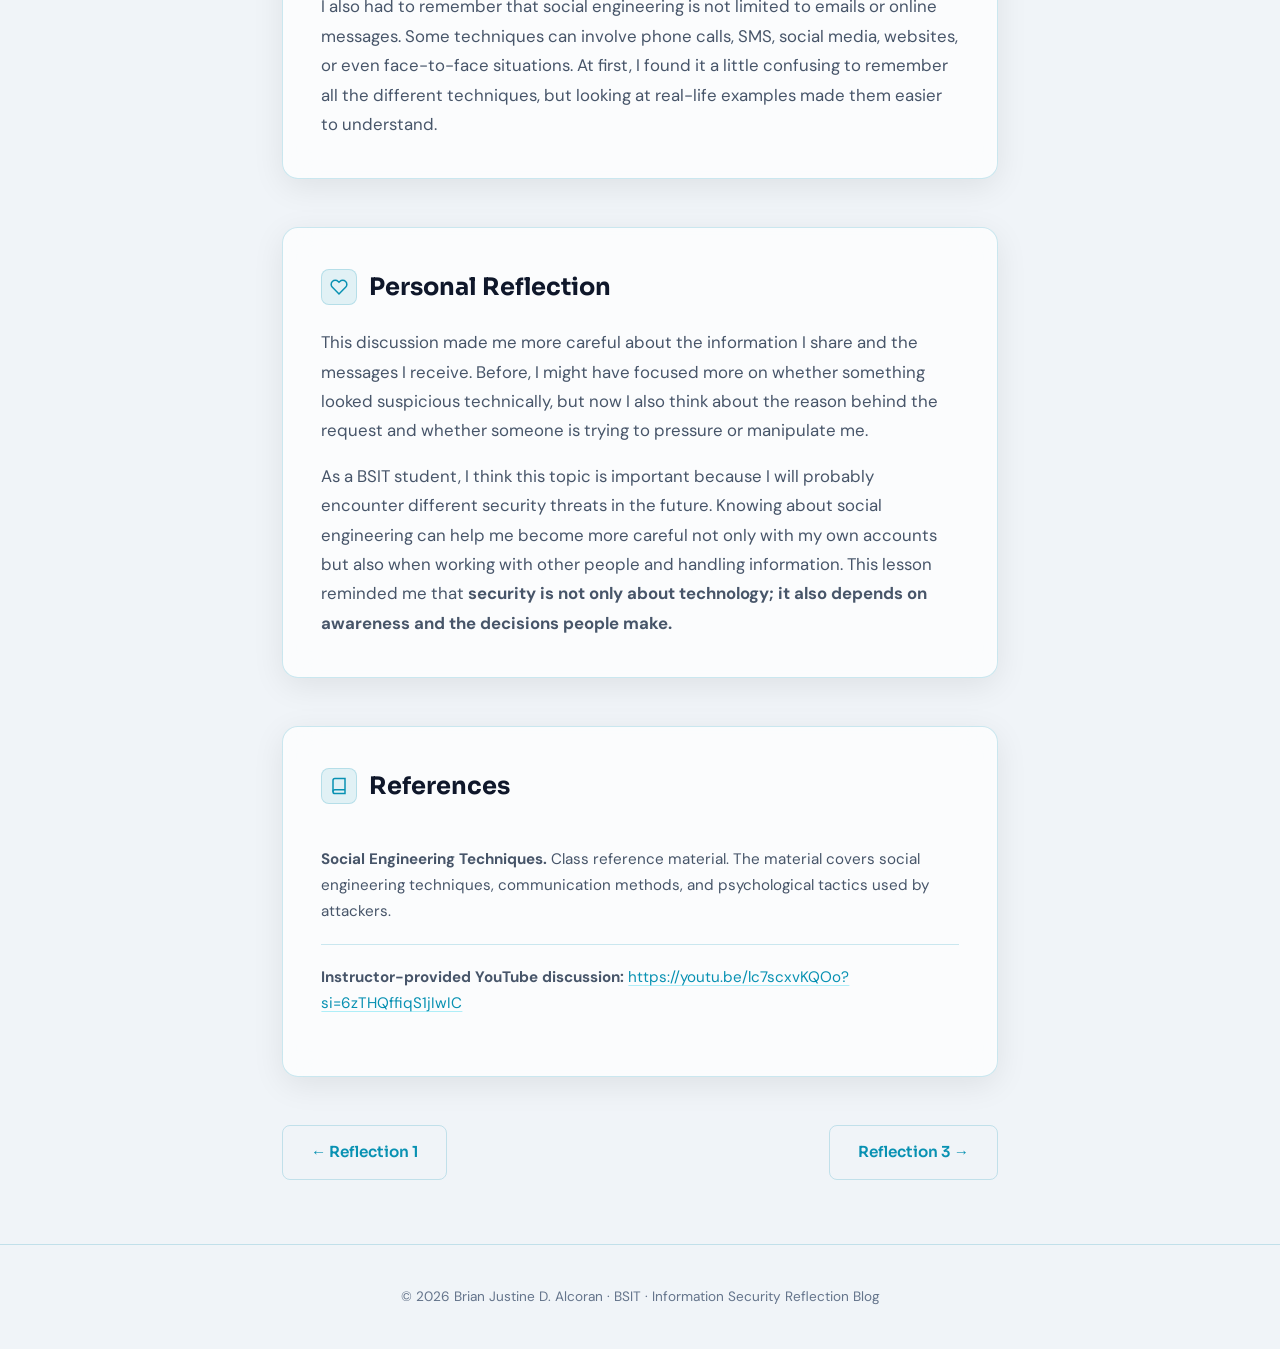
<file: reflection-2.html>
<!DOCTYPE html>
<html lang="en">
<head>
  <meta charset="UTF-8">
  <meta name="viewport" content="width=device-width, initial-scale=1.0">
  <meta name="description" content="Reflection 2 — Security Threat Landscape and Social Engineering | Cybersecurity Reflection Blog by Brian Justine D. Alcoran">
  <title>Reflection 2 — Security Threat Landscape | InfoSec Journal</title>
  <link rel="preconnect" href="https://fonts.googleapis.com">
  <link rel="preconnect" href="https://fonts.gstatic.com" crossorigin>
  <link href="https://fonts.googleapis.com/css2?family=DM+Sans:ital,opsz,wght@0,9..40,400;0,9..40,500;0,9..40,600;1,9..40,400&family=JetBrains+Mono:wght@400;500&family=Sora:wght@400;600;700;800&display=swap" rel="stylesheet">
  <link rel="stylesheet" href="css/styles.css">
</head>
<body>

  <div class="progress-bar" role="progressbar" aria-label="Reading progress" aria-valuemin="0" aria-valuemax="100"></div>

  <nav class="navbar" aria-label="Main navigation">
    <a href="index.html" class="nav-brand">
      <svg viewBox="0 0 32 32" fill="none" aria-hidden="true">
        <path d="M16 2L4 8v8c0 7.2 5.1 13.9 12 15 6.9-1.1 12-7.8 12-15V8L16 2z" stroke="#22d3ee" stroke-width="1.5" fill="rgba(34,211,238,0.08)"/>
        <path d="M12 16l3 3 6-6" stroke="#22d3ee" stroke-width="2" stroke-linecap="round" stroke-linejoin="round"/>
      </svg>
      InfoSec Journal
    </a>

    <ul class="nav-links">
      <li><a href="index.html">Home</a></li>
      <li><a href="index.html#timeline">Timeline</a></li>
      <li><a href="reflection-1.html">Reflection 1</a></li>
      <li><a href="reflection-2.html" class="active">Reflection 2</a></li>
      <li><a href="index.html#references">References</a></li>
    </ul>

    <div class="nav-actions">
      <button class="theme-toggle" aria-label="Toggle dark/light mode">
        <svg class="icon-moon" width="20" height="20" viewBox="0 0 24 24" fill="currentColor" aria-hidden="true">
          <path d="M21 12.79A9 9 0 1 1 11.21 3 7 7 0 0 0 21 12.79z"/>
        </svg>
        <svg class="icon-sun" width="20" height="20" viewBox="0 0 24 24" fill="none" stroke="currentColor" stroke-width="2" aria-hidden="true">
          <circle cx="12" cy="12" r="5"/><line x1="12" y1="1" x2="12" y2="3"/><line x1="12" y1="21" x2="12" y2="23"/>
          <line x1="4.22" y1="4.22" x2="5.64" y2="5.64"/><line x1="18.36" y1="18.36" x2="19.78" y2="19.78"/>
          <line x1="1" y1="12" x2="3" y2="12"/><line x1="21" y1="12" x2="23" y2="12"/>
          <line x1="4.22" y1="19.78" x2="5.64" y2="18.36"/><line x1="18.36" y1="5.64" x2="19.78" y2="4.22"/>
        </svg>
      </button>
      <button class="menu-toggle" aria-label="Open menu" aria-expanded="false">
        <svg viewBox="0 0 24 24" fill="none" stroke="currentColor" stroke-width="2" aria-hidden="true">
          <line x1="3" y1="6" x2="21" y2="6"/><line x1="3" y1="12" x2="21" y2="12"/><line x1="3" y1="18" x2="21" y2="18"/>
        </svg>
      </button>
    </div>
  </nav>

  <main>
    <header class="reflection-header reveal">
      <span class="section-tag">Reflection 02</span>
      <h1 class="section-title">Security Threat Landscape and Social Engineering</h1>
      <div class="reflection-meta">
        <span>
          <svg width="14" height="14" viewBox="0 0 24 24" fill="none" stroke="currentColor" stroke-width="2" aria-hidden="true"><path d="M20 21v-2a4 4 0 0 0-4-4H8a4 4 0 0 0-4 4v2"/><circle cx="12" cy="7" r="4"/></svg>
          Brian Justine D. Alcoran
        </span>
        <span>
          <svg width="14" height="14" viewBox="0 0 24 24" fill="none" stroke="currentColor" stroke-width="2" aria-hidden="true"><path d="M4 19.5A2.5 2.5 0 0 1 6.5 17H20"/><path d="M6.5 2H20v20H6.5A2.5 2.5 0 0 1 4 19.5v-15A2.5 2.5 0 0 1 6.5 2z"/></svg>
          BSIT — Information Security
        </span>
      </div>
    </header>

    <article class="reflection-content">

      <section class="reflection-block glass-card reveal" aria-labelledby="insights-title">
        <h2 id="insights-title">
          <span class="block-icon">
            <svg viewBox="0 0 24 24" fill="none" stroke-width="2" aria-hidden="true"><circle cx="12" cy="12" r="10"/><line x1="12" y1="16" x2="12" y2="12"/><line x1="12" y1="8" x2="12.01" y2="8"/></svg>
          </span>
          New Insights
        </h2>
        <p>Before this discussion, I mostly thought of cybersecurity threats as things like viruses, hacking, or stolen passwords. Learning about social engineering made me realize that attackers can also target the person behind the device. Instead of directly attacking a system, they can manipulate someone into giving information or doing something that puts security at risk. The different techniques we discussed, such as phishing, spear phishing, vishing, smishing, pretexting, and baiting, showed me how many ways an attacker can approach a victim.</p>
        <p>What stood out to me the most was that some attacks can happen without using complicated technology. Techniques like shoulder surfing, tailgating, and dumpster diving can happen in normal physical situations. This made me realize that being secure also depends on being aware of what is happening around us.</p>
      </section>

      <section class="reflection-block glass-card reveal" aria-labelledby="learn-more-title">
        <h2 id="learn-more-title">
          <span class="block-icon">
            <svg viewBox="0 0 24 24" fill="none" stroke-width="2" aria-hidden="true"><path d="M2 3h6a4 4 0 0 1 4 4v14a3 3 0 0 0-3-3H2z"/><path d="M22 3h-6a4 4 0 0 0-4 4v14a3 3 0 0 1 3-3h7z"/></svg>
          </span>
          Concepts I Want to Learn More About
        </h2>
        <p>After discussing social engineering, I became interested in learning more about how to identify these attacks before they become a problem. I want to learn more about how security professionals recognize suspicious emails, messages, phone calls, and online accounts. I also want to understand more about how companies train their employees to recognize social engineering attempts.</p>
        <p>Another concept I would like to explore is the psychological side of these attacks. The reference explains that attackers can use tactics such as authority, urgency, fear, curiosity, greed, trust, sympathy, scarcity, and reciprocity to influence people. I find this interesting because it shows how an attacker can use someone's emotions to make them act without thinking carefully.</p>
      </section>

      <section class="reflection-block glass-card reveal" aria-labelledby="challenges-title">
        <h2 id="challenges-title">
          <span class="block-icon">
            <svg viewBox="0 0 24 24" fill="none" stroke-width="2" aria-hidden="true"><path d="M10.29 3.86L1.82 18a2 2 0 0 0 1.71 3h16.94a2 2 0 0 0 1.71-3L13.71 3.86a2 2 0 0 0-3.42 0z"/><line x1="12" y1="9" x2="12" y2="13"/><line x1="12" y1="17" x2="12.01" y2="17"/></svg>
          </span>
          Confusion or Challenges
        </h2>
        <p>One challenge I experienced was telling the difference between some of the social engineering techniques because several of them are closely related. For example, phishing, spear phishing, and whaling all involve deceptive messages, but they differ based on the people being targeted and how specific the attack is.</p>
        <p>I also had to remember that social engineering is not limited to emails or online messages. Some techniques can involve phone calls, SMS, social media, websites, or even face-to-face situations. At first, I found it a little confusing to remember all the different techniques, but looking at real-life examples made them easier to understand.</p>
      </section>

      <section class="reflection-block glass-card reveal" aria-labelledby="personal-title">
        <h2 id="personal-title">
          <span class="block-icon">
            <svg viewBox="0 0 24 24" fill="none" stroke-width="2" aria-hidden="true"><path d="M20.84 4.61a5.5 5.5 0 0 0-7.78 0L12 5.67l-1.06-1.06a5.5 5.5 0 0 0-7.78 7.78l1.06 1.06L12 21.23l7.78-7.78 1.06-1.06a5.5 5.5 0 0 0 0-7.78z"/></svg>
          </span>
          Personal Reflection
        </h2>
        <p>This discussion made me more careful about the information I share and the messages I receive. Before, I might have focused more on whether something looked suspicious technically, but now I also think about the reason behind the request and whether someone is trying to pressure or manipulate me.</p>
        <p>As a BSIT student, I think this topic is important because I will probably encounter different security threats in the future. Knowing about social engineering can help me become more careful not only with my own accounts but also when working with other people and handling information. This lesson reminded me that <strong>security is not only about technology; it also depends on awareness and the decisions people make.</strong></p>
      </section>

      <section class="reflection-block glass-card reveal" aria-labelledby="refs-title">
        <h2 id="refs-title">
          <span class="block-icon">
            <svg viewBox="0 0 24 24" fill="none" stroke-width="2" aria-hidden="true"><path d="M4 19.5A2.5 2.5 0 0 1 6.5 17H20"/><path d="M6.5 2H20v20H6.5A2.5 2.5 0 0 1 4 19.5v-15A2.5 2.5 0 0 1 6.5 2z"/></svg>
          </span>
          References
        </h2>
        <ol class="reference-list">
          <li>
            <strong>Social Engineering Techniques.</strong> Class reference material. The material covers social engineering techniques, communication methods, and psychological tactics used by attackers.
          </li>
          <li>
            <strong>Instructor-provided YouTube discussion:</strong>
            <a href="https://youtu.be/lc7scxvKQOo?si=6zTHQffiqS1jIwIC">https://youtu.be/lc7scxvKQOo?si=6zTHQffiqS1jIwIC</a>
          </li>
        </ol>
      </section>

      <nav class="reveal" style="display: flex; justify-content: space-between; flex-wrap: wrap; gap: 1rem; margin-top: 2rem;">
        <a href="reflection-1.html" class="btn btn-ghost">← Reflection 1</a>
        <a href="reflection-3.html" class="btn btn-ghost">Reflection 3 →</a>
      </nav>
    </article>
  </main>

  <footer class="footer">
    <p>&copy; 2026 Brian Justine D. Alcoran · BSIT · Information Security Reflection Blog</p>
  </footer>

  <button class="scroll-top" aria-label="Scroll to top">
    <svg viewBox="0 0 24 24" fill="none" stroke="currentColor" stroke-width="2" aria-hidden="true">
      <polyline points="18 15 12 9 6 15"/>
    </svg>
  </button>

  <script src="js/main.js"></script>
</body>
</html>
</file>
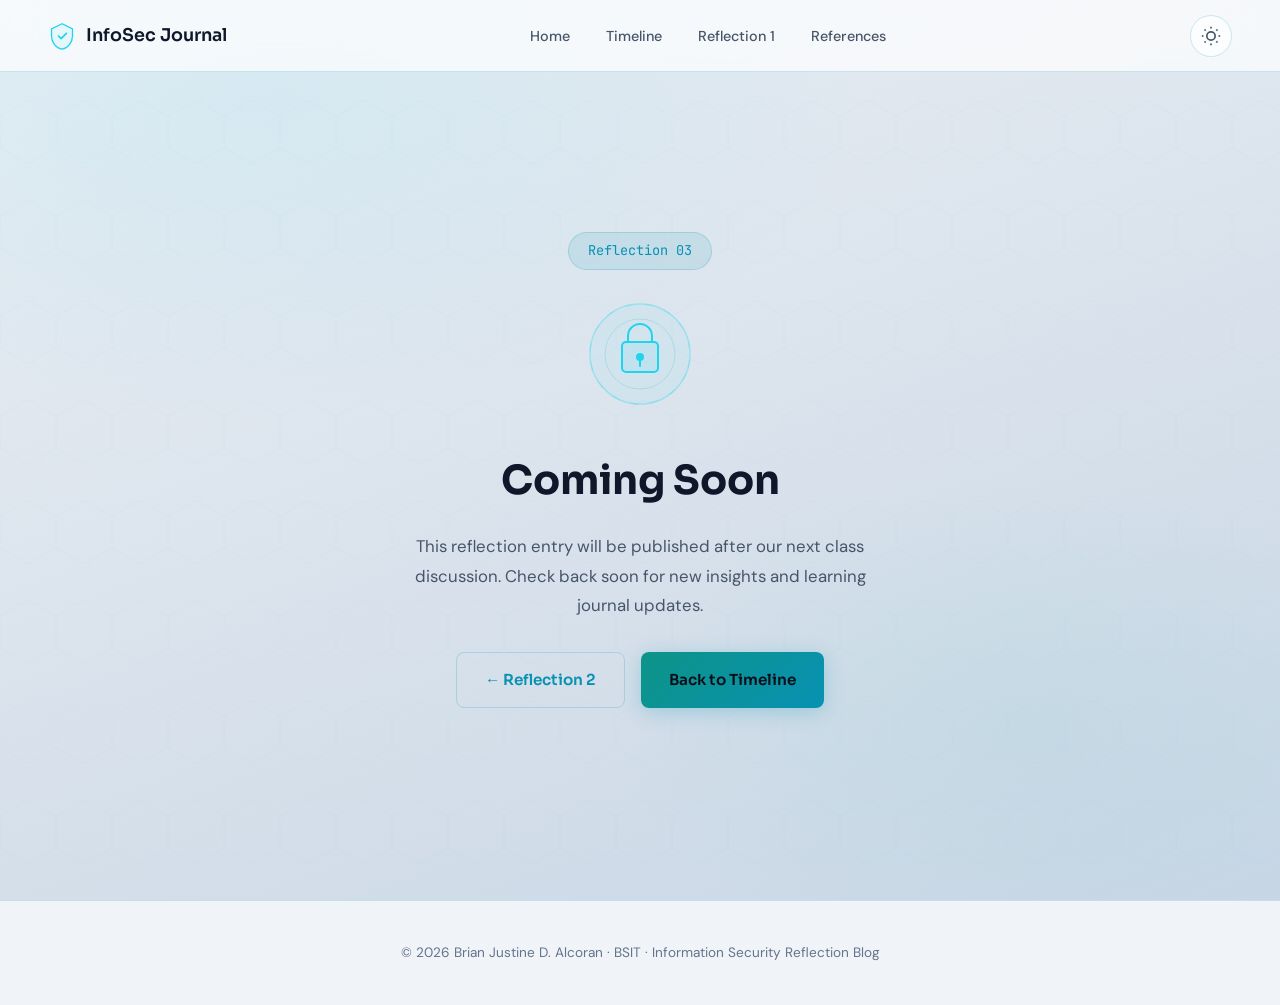
<file: reflection-3.html>
<!DOCTYPE html>
<html lang="en">
<head>
  <meta charset="UTF-8">
  <meta name="viewport" content="width=device-width, initial-scale=1.0">
  <meta name="description" content="Reflection 3 — Coming Soon | Cybersecurity Reflection Blog by Brian Justine D. Alcoran">
  <title>Reflection 3 — Coming Soon | InfoSec Journal</title>
  <link rel="preconnect" href="https://fonts.googleapis.com">
  <link rel="preconnect" href="https://fonts.gstatic.com" crossorigin>
  <link href="https://fonts.googleapis.com/css2?family=DM+Sans:ital,opsz,wght@0,9..40,400;0,9..40,500;0,9..40,600;1,9..40,400&family=JetBrains+Mono:wght@400;500&family=Sora:wght@400;600;700;800&display=swap" rel="stylesheet">
  <link rel="stylesheet" href="css/styles.css">
</head>
<body>

  <div class="progress-bar" role="progressbar" aria-label="Reading progress" aria-valuemin="0" aria-valuemax="100"></div>

  <nav class="navbar" aria-label="Main navigation">
    <a href="index.html" class="nav-brand">
      <svg viewBox="0 0 32 32" fill="none" aria-hidden="true">
        <path d="M16 2L4 8v8c0 7.2 5.1 13.9 12 15 6.9-1.1 12-7.8 12-15V8L16 2z" stroke="#22d3ee" stroke-width="1.5" fill="rgba(34,211,238,0.08)"/>
        <path d="M12 16l3 3 6-6" stroke="#22d3ee" stroke-width="2" stroke-linecap="round" stroke-linejoin="round"/>
      </svg>
      InfoSec Journal
    </a>

    <ul class="nav-links">
      <li><a href="index.html">Home</a></li>
      <li><a href="index.html#timeline">Timeline</a></li>
      <li><a href="reflection-1.html">Reflection 1</a></li>
      <li><a href="index.html#references">References</a></li>
    </ul>

    <div class="nav-actions">
      <button class="theme-toggle" aria-label="Toggle dark/light mode">
        <svg class="icon-moon" width="20" height="20" viewBox="0 0 24 24" fill="currentColor" aria-hidden="true">
          <path d="M21 12.79A9 9 0 1 1 11.21 3 7 7 0 0 0 21 12.79z"/>
        </svg>
        <svg class="icon-sun" width="20" height="20" viewBox="0 0 24 24" fill="none" stroke="currentColor" stroke-width="2" aria-hidden="true">
          <circle cx="12" cy="12" r="5"/><line x1="12" y1="1" x2="12" y2="3"/><line x1="12" y1="21" x2="12" y2="23"/>
          <line x1="4.22" y1="4.22" x2="5.64" y2="5.64"/><line x1="18.36" y1="18.36" x2="19.78" y2="19.78"/>
          <line x1="1" y1="12" x2="3" y2="12"/><line x1="21" y1="12" x2="23" y2="12"/>
          <line x1="4.22" y1="19.78" x2="5.64" y2="18.36"/><line x1="18.36" y1="5.64" x2="19.78" y2="4.22"/>
        </svg>
      </button>
      <button class="menu-toggle" aria-label="Open menu" aria-expanded="false">
        <svg viewBox="0 0 24 24" fill="none" stroke="currentColor" stroke-width="2" aria-hidden="true">
          <line x1="3" y1="6" x2="21" y2="6"/><line x1="3" y1="12" x2="21" y2="12"/><line x1="3" y1="18" x2="21" y2="18"/>
        </svg>
      </button>
    </div>
  </nav>

  <main class="coming-soon">
    <span class="coming-soon-reflection-num">Reflection 03</span>

    <svg class="coming-soon-icon" viewBox="0 0 120 120" fill="none" xmlns="http://www.w3.org/2000/svg" aria-hidden="true">
      <circle cx="60" cy="60" r="50" stroke="#22d3ee" stroke-width="1.5" stroke-opacity="0.3" fill="rgba(34,211,238,0.05)"/>
      <circle cx="60" cy="60" r="35" stroke="#14b8a6" stroke-width="1" stroke-opacity="0.2" fill="none"/>
      <rect x="42" y="48" width="36" height="30" rx="4" stroke="#22d3ee" stroke-width="2" fill="rgba(34,211,238,0.1)"/>
      <path d="M48 48V42a12 12 0 0 1 24 0v6" stroke="#22d3ee" stroke-width="2" fill="none"/>
      <circle cx="60" cy="63" r="4" fill="#22d3ee"/>
      <line x1="60" y1="67" x2="60" y2="72" stroke="#22d3ee" stroke-width="2" stroke-linecap="round"/>
      <circle cx="60" cy="60" r="50" stroke="#22d3ee" stroke-width="1.5" stroke-opacity="0.15" fill="none" stroke-dasharray="8 12">
        <animateTransform attributeName="transform" type="rotate" from="0 60 60" to="360 60 60" dur="20s" repeatCount="indefinite"/>
      </circle>
    </svg>

    <h1>Coming Soon</h1>
    <p>This reflection entry will be published after our next class discussion. Check back soon for new insights and learning journal updates.</p>

    <div style="display: flex; gap: 1rem; flex-wrap: wrap; justify-content: center;">
      <a href="reflection-2.html" class="btn btn-ghost">← Reflection 2</a>
      <a href="index.html" class="btn btn-primary">Back to Timeline</a>
    </div>
  </main>

  <footer class="footer">
    <p>&copy; 2026 Brian Justine D. Alcoran · BSIT · Information Security Reflection Blog</p>
  </footer>

  <button class="scroll-top" aria-label="Scroll to top">
    <svg viewBox="0 0 24 24" fill="none" stroke="currentColor" stroke-width="2" aria-hidden="true">
      <polyline points="18 15 12 9 6 15"/>
    </svg>
  </button>

  <script src="js/main.js"></script>
</body>
</html>
</file>
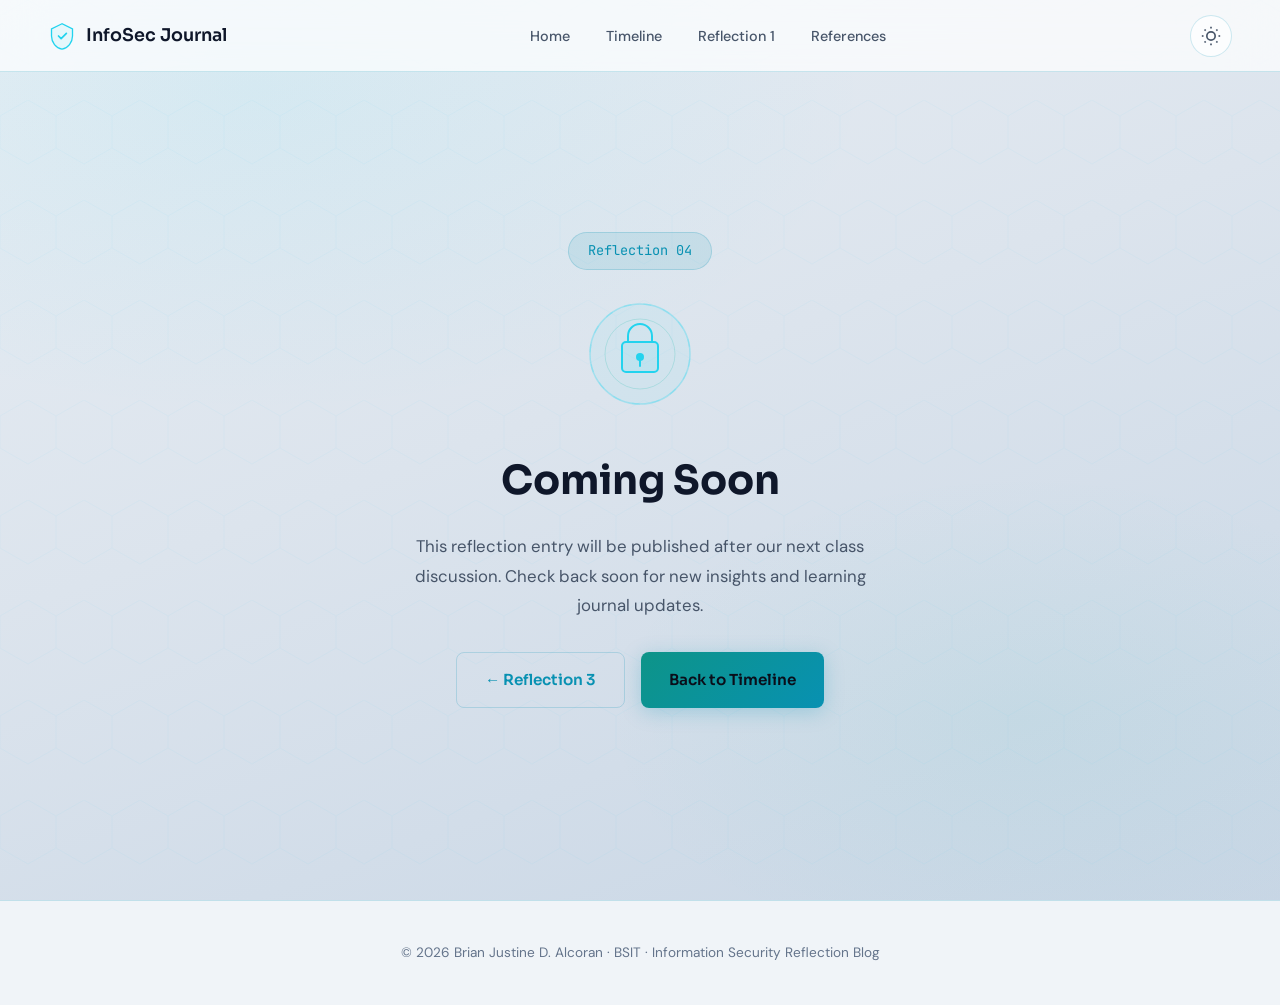
<file: reflection-4.html>
<!DOCTYPE html>
<html lang="en">
<head>
  <meta charset="UTF-8">
  <meta name="viewport" content="width=device-width, initial-scale=1.0">
  <meta name="description" content="Reflection 4 — Coming Soon | Cybersecurity Reflection Blog by Brian Justine D. Alcoran">
  <title>Reflection 4 — Coming Soon | InfoSec Journal</title>
  <link rel="preconnect" href="https://fonts.googleapis.com">
  <link rel="preconnect" href="https://fonts.gstatic.com" crossorigin>
  <link href="https://fonts.googleapis.com/css2?family=DM+Sans:ital,opsz,wght@0,9..40,400;0,9..40,500;0,9..40,600;1,9..40,400&family=JetBrains+Mono:wght@400;500&family=Sora:wght@400;600;700;800&display=swap" rel="stylesheet">
  <link rel="stylesheet" href="css/styles.css">
</head>
<body>

  <div class="progress-bar" role="progressbar" aria-label="Reading progress" aria-valuemin="0" aria-valuemax="100"></div>

  <nav class="navbar" aria-label="Main navigation">
    <a href="index.html" class="nav-brand">
      <svg viewBox="0 0 32 32" fill="none" aria-hidden="true">
        <path d="M16 2L4 8v8c0 7.2 5.1 13.9 12 15 6.9-1.1 12-7.8 12-15V8L16 2z" stroke="#22d3ee" stroke-width="1.5" fill="rgba(34,211,238,0.08)"/>
        <path d="M12 16l3 3 6-6" stroke="#22d3ee" stroke-width="2" stroke-linecap="round" stroke-linejoin="round"/>
      </svg>
      InfoSec Journal
    </a>

    <ul class="nav-links">
      <li><a href="index.html">Home</a></li>
      <li><a href="index.html#timeline">Timeline</a></li>
      <li><a href="reflection-1.html">Reflection 1</a></li>
      <li><a href="index.html#references">References</a></li>
    </ul>

    <div class="nav-actions">
      <button class="theme-toggle" aria-label="Toggle dark/light mode">
        <svg class="icon-moon" width="20" height="20" viewBox="0 0 24 24" fill="currentColor" aria-hidden="true">
          <path d="M21 12.79A9 9 0 1 1 11.21 3 7 7 0 0 0 21 12.79z"/>
        </svg>
        <svg class="icon-sun" width="20" height="20" viewBox="0 0 24 24" fill="none" stroke="currentColor" stroke-width="2" aria-hidden="true">
          <circle cx="12" cy="12" r="5"/><line x1="12" y1="1" x2="12" y2="3"/><line x1="12" y1="21" x2="12" y2="23"/>
          <line x1="4.22" y1="4.22" x2="5.64" y2="5.64"/><line x1="18.36" y1="18.36" x2="19.78" y2="19.78"/>
          <line x1="1" y1="12" x2="3" y2="12"/><line x1="21" y1="12" x2="23" y2="12"/>
          <line x1="4.22" y1="19.78" x2="5.64" y2="18.36"/><line x1="18.36" y1="5.64" x2="19.78" y2="4.22"/>
        </svg>
      </button>
      <button class="menu-toggle" aria-label="Open menu" aria-expanded="false">
        <svg viewBox="0 0 24 24" fill="none" stroke="currentColor" stroke-width="2" aria-hidden="true">
          <line x1="3" y1="6" x2="21" y2="6"/><line x1="3" y1="12" x2="21" y2="12"/><line x1="3" y1="18" x2="21" y2="18"/>
        </svg>
      </button>
    </div>
  </nav>

  <main class="coming-soon">
    <span class="coming-soon-reflection-num">Reflection 04</span>

    <svg class="coming-soon-icon" viewBox="0 0 120 120" fill="none" xmlns="http://www.w3.org/2000/svg" aria-hidden="true">
      <circle cx="60" cy="60" r="50" stroke="#22d3ee" stroke-width="1.5" stroke-opacity="0.3" fill="rgba(34,211,238,0.05)"/>
      <circle cx="60" cy="60" r="35" stroke="#14b8a6" stroke-width="1" stroke-opacity="0.2" fill="none"/>
      <rect x="42" y="48" width="36" height="30" rx="4" stroke="#22d3ee" stroke-width="2" fill="rgba(34,211,238,0.1)"/>
      <path d="M48 48V42a12 12 0 0 1 24 0v6" stroke="#22d3ee" stroke-width="2" fill="none"/>
      <circle cx="60" cy="63" r="4" fill="#22d3ee"/>
      <line x1="60" y1="67" x2="60" y2="72" stroke="#22d3ee" stroke-width="2" stroke-linecap="round"/>
      <circle cx="60" cy="60" r="50" stroke="#22d3ee" stroke-width="1.5" stroke-opacity="0.15" fill="none" stroke-dasharray="8 12">
        <animateTransform attributeName="transform" type="rotate" from="0 60 60" to="360 60 60" dur="20s" repeatCount="indefinite"/>
      </circle>
    </svg>

    <h1>Coming Soon</h1>
    <p>This reflection entry will be published after our next class discussion. Check back soon for new insights and learning journal updates.</p>

    <div style="display: flex; gap: 1rem; flex-wrap: wrap; justify-content: center;">
      <a href="reflection-3.html" class="btn btn-ghost">← Reflection 3</a>
      <a href="index.html" class="btn btn-primary">Back to Timeline</a>
    </div>
  </main>

  <footer class="footer">
    <p>&copy; 2026 Brian Justine D. Alcoran · BSIT · Information Security Reflection Blog</p>
  </footer>

  <button class="scroll-top" aria-label="Scroll to top">
    <svg viewBox="0 0 24 24" fill="none" stroke="currentColor" stroke-width="2" aria-hidden="true">
      <polyline points="18 15 12 9 6 15"/>
    </svg>
  </button>

  <script src="js/main.js"></script>
</body>
</html>
</file>
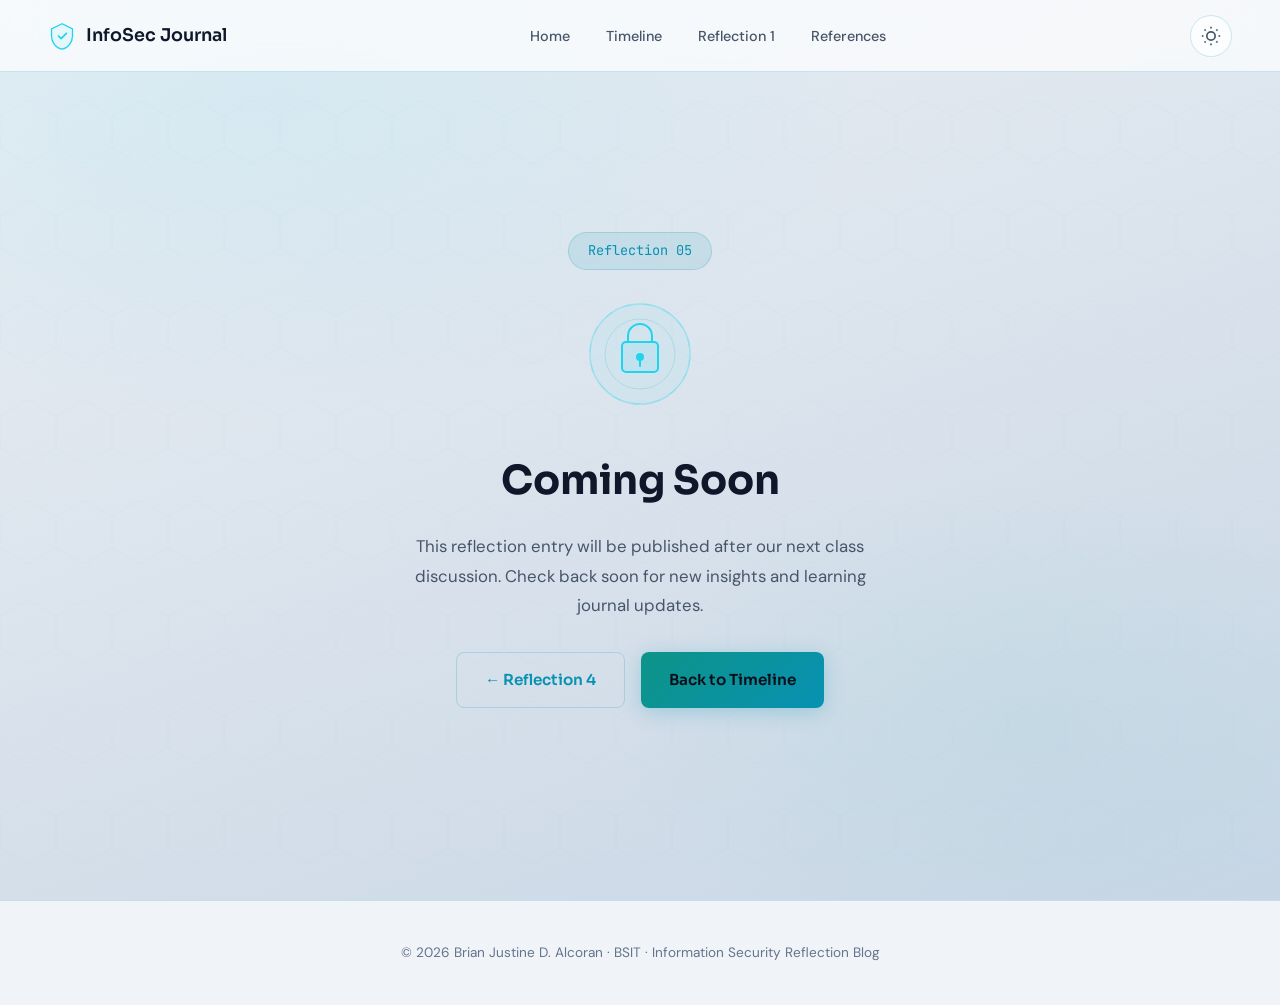
<file: reflection-5.html>
<!DOCTYPE html>
<html lang="en">
<head>
  <meta charset="UTF-8">
  <meta name="viewport" content="width=device-width, initial-scale=1.0">
  <meta name="description" content="Reflection 5 — Coming Soon | Cybersecurity Reflection Blog by Brian Justine D. Alcoran">
  <title>Reflection 5 — Coming Soon | InfoSec Journal</title>
  <link rel="preconnect" href="https://fonts.googleapis.com">
  <link rel="preconnect" href="https://fonts.gstatic.com" crossorigin>
  <link href="https://fonts.googleapis.com/css2?family=DM+Sans:ital,opsz,wght@0,9..40,400;0,9..40,500;0,9..40,600;1,9..40,400&family=JetBrains+Mono:wght@400;500&family=Sora:wght@400;600;700;800&display=swap" rel="stylesheet">
  <link rel="stylesheet" href="css/styles.css">
</head>
<body>

  <div class="progress-bar" role="progressbar" aria-label="Reading progress" aria-valuemin="0" aria-valuemax="100"></div>

  <nav class="navbar" aria-label="Main navigation">
    <a href="index.html" class="nav-brand">
      <svg viewBox="0 0 32 32" fill="none" aria-hidden="true">
        <path d="M16 2L4 8v8c0 7.2 5.1 13.9 12 15 6.9-1.1 12-7.8 12-15V8L16 2z" stroke="#22d3ee" stroke-width="1.5" fill="rgba(34,211,238,0.08)"/>
        <path d="M12 16l3 3 6-6" stroke="#22d3ee" stroke-width="2" stroke-linecap="round" stroke-linejoin="round"/>
      </svg>
      InfoSec Journal
    </a>

    <ul class="nav-links">
      <li><a href="index.html">Home</a></li>
      <li><a href="index.html#timeline">Timeline</a></li>
      <li><a href="reflection-1.html">Reflection 1</a></li>
      <li><a href="index.html#references">References</a></li>
    </ul>

    <div class="nav-actions">
      <button class="theme-toggle" aria-label="Toggle dark/light mode">
        <svg class="icon-moon" width="20" height="20" viewBox="0 0 24 24" fill="currentColor" aria-hidden="true">
          <path d="M21 12.79A9 9 0 1 1 11.21 3 7 7 0 0 0 21 12.79z"/>
        </svg>
        <svg class="icon-sun" width="20" height="20" viewBox="0 0 24 24" fill="none" stroke="currentColor" stroke-width="2" aria-hidden="true">
          <circle cx="12" cy="12" r="5"/><line x1="12" y1="1" x2="12" y2="3"/><line x1="12" y1="21" x2="12" y2="23"/>
          <line x1="4.22" y1="4.22" x2="5.64" y2="5.64"/><line x1="18.36" y1="18.36" x2="19.78" y2="19.78"/>
          <line x1="1" y1="12" x2="3" y2="12"/><line x1="21" y1="12" x2="23" y2="12"/>
          <line x1="4.22" y1="19.78" x2="5.64" y2="18.36"/><line x1="18.36" y1="5.64" x2="19.78" y2="4.22"/>
        </svg>
      </button>
      <button class="menu-toggle" aria-label="Open menu" aria-expanded="false">
        <svg viewBox="0 0 24 24" fill="none" stroke="currentColor" stroke-width="2" aria-hidden="true">
          <line x1="3" y1="6" x2="21" y2="6"/><line x1="3" y1="12" x2="21" y2="12"/><line x1="3" y1="18" x2="21" y2="18"/>
        </svg>
      </button>
    </div>
  </nav>

  <main class="coming-soon">
    <span class="coming-soon-reflection-num">Reflection 05</span>

    <svg class="coming-soon-icon" viewBox="0 0 120 120" fill="none" xmlns="http://www.w3.org/2000/svg" aria-hidden="true">
      <circle cx="60" cy="60" r="50" stroke="#22d3ee" stroke-width="1.5" stroke-opacity="0.3" fill="rgba(34,211,238,0.05)"/>
      <circle cx="60" cy="60" r="35" stroke="#14b8a6" stroke-width="1" stroke-opacity="0.2" fill="none"/>
      <rect x="42" y="48" width="36" height="30" rx="4" stroke="#22d3ee" stroke-width="2" fill="rgba(34,211,238,0.1)"/>
      <path d="M48 48V42a12 12 0 0 1 24 0v6" stroke="#22d3ee" stroke-width="2" fill="none"/>
      <circle cx="60" cy="63" r="4" fill="#22d3ee"/>
      <line x1="60" y1="67" x2="60" y2="72" stroke="#22d3ee" stroke-width="2" stroke-linecap="round"/>
      <circle cx="60" cy="60" r="50" stroke="#22d3ee" stroke-width="1.5" stroke-opacity="0.15" fill="none" stroke-dasharray="8 12">
        <animateTransform attributeName="transform" type="rotate" from="0 60 60" to="360 60 60" dur="20s" repeatCount="indefinite"/>
      </circle>
    </svg>

    <h1>Coming Soon</h1>
    <p>This reflection entry will be published after our next class discussion. Check back soon for new insights and learning journal updates.</p>

    <div style="display: flex; gap: 1rem; flex-wrap: wrap; justify-content: center;">
      <a href="reflection-4.html" class="btn btn-ghost">← Reflection 4</a>
      <a href="index.html" class="btn btn-primary">Back to Timeline</a>
    </div>
  </main>

  <footer class="footer">
    <p>&copy; 2026 Brian Justine D. Alcoran · BSIT · Information Security Reflection Blog</p>
  </footer>

  <button class="scroll-top" aria-label="Scroll to top">
    <svg viewBox="0 0 24 24" fill="none" stroke="currentColor" stroke-width="2" aria-hidden="true">
      <polyline points="18 15 12 9 6 15"/>
    </svg>
  </button>

  <script src="js/main.js"></script>
</body>
</html>
</file>
<file: css/styles.css>
/* ============================================
   Cybersecurity Reflection Blog — Stylesheet
   Brian Justine D. Alcoran | BSIT
   ============================================ */

/* --- CSS Custom Properties --- */
:root {
  /* Dark theme (default) */
  --bg-primary: #0a0e1a;
  --bg-secondary: #111827;
  --bg-gradient-start: #0a0e1a;
  --bg-gradient-mid: #0f1729;
  --bg-gradient-end: #1a1040;

  --accent-cyan: #22d3ee;
  --accent-teal: #14b8a6;
  --accent-glow: rgba(34, 211, 238, 0.35);
  --accent-soft: rgba(34, 211, 238, 0.12);

  --text-primary: #f1f5f9;
  --text-secondary: #94a3b8;
  --text-muted: #64748b;

  --glass-bg: rgba(15, 23, 42, 0.55);
  --glass-border: rgba(34, 211, 238, 0.15);
  --glass-shadow: 0 8px 32px rgba(0, 0, 0, 0.4);

  --card-hover: rgba(34, 211, 238, 0.08);
  --progress-bar: linear-gradient(90deg, var(--accent-teal), var(--accent-cyan));

  --nav-height: 72px;
  --radius-sm: 8px;
  --radius-md: 16px;
  --radius-lg: 24px;

  --font-display: 'Sora', sans-serif;
  --font-body: 'DM Sans', sans-serif;
  --font-mono: 'JetBrains Mono', monospace;

  --transition: 0.3s cubic-bezier(0.4, 0, 0.2, 1);
}

/* Light theme overrides */
[data-theme="light"] {
  --bg-primary: #f0f4f8;
  --bg-secondary: #e2e8f0;
  --bg-gradient-start: #e8eef4;
  --bg-gradient-mid: #dce4ed;
  --bg-gradient-end: #c8d6e5;

  --accent-cyan: #0891b2;
  --accent-teal: #0d9488;
  --accent-glow: rgba(8, 145, 178, 0.25);
  --accent-soft: rgba(8, 145, 178, 0.1);

  --text-primary: #0f172a;
  --text-secondary: #475569;
  --text-muted: #64748b;

  --glass-bg: rgba(255, 255, 255, 0.7);
  --glass-border: rgba(8, 145, 178, 0.2);
  --glass-shadow: 0 8px 32px rgba(0, 0, 0, 0.08);

  --card-hover: rgba(8, 145, 178, 0.06);
}

/* --- Reset & Base --- */
*,
*::before,
*::after {
  box-sizing: border-box;
  margin: 0;
  padding: 0;
}

html {
  scroll-behavior: smooth;
  scroll-padding-top: calc(var(--nav-height) + 20px);
}

body {
  font-family: var(--font-body);
  font-size: 1.05rem;
  line-height: 1.75;
  color: var(--text-primary);
  background: var(--bg-primary);
  min-height: 100vh;
  overflow-x: hidden;
  transition: background var(--transition), color var(--transition);
}

/* Animated gradient background */
body::before {
  content: '';
  position: fixed;
  inset: 0;
  background:
    radial-gradient(ellipse 80% 60% at 20% 10%, rgba(34, 211, 238, 0.08) 0%, transparent 60%),
    radial-gradient(ellipse 60% 50% at 80% 80%, rgba(20, 184, 166, 0.06) 0%, transparent 55%),
    linear-gradient(160deg, var(--bg-gradient-start) 0%, var(--bg-gradient-mid) 45%, var(--bg-gradient-end) 100%);
  z-index: -2;
  transition: background var(--transition);
}

/* Hex grid overlay */
body::after {
  content: '';
  position: fixed;
  inset: 0;
  background-image: url("data:image/svg+xml,%3Csvg xmlns='http://www.w3.org/2000/svg' width='56' height='100' viewBox='0 0 56 100'%3E%3Cpath d='M28 0L56 16v32L28 64 0 48V16z' fill='none' stroke='%2322d3ee' stroke-opacity='0.04' stroke-width='1'/%3E%3C/svg%3E");
  background-size: 56px 100px;
  z-index: -1;
  pointer-events: none;
}

img, svg {
  display: block;
  max-width: 100%;
}

a {
  color: var(--accent-cyan);
  text-decoration: none;
  transition: color var(--transition);
}

a:hover {
  color: var(--accent-teal);
}

a:focus-visible,
button:focus-visible {
  outline: 2px solid var(--accent-cyan);
  outline-offset: 3px;
}

/* --- Reading Progress Bar --- */
.progress-bar {
  position: fixed;
  top: 0;
  left: 0;
  height: 4px;
  width: 0%;
  background: var(--progress-bar);
  z-index: 1000;
  transition: width 0.1s linear;
  box-shadow: 0 0 12px var(--accent-glow);
}

/* --- Navigation --- */
.navbar {
  position: fixed;
  top: 0;
  left: 0;
  right: 0;
  height: var(--nav-height);
  display: flex;
  align-items: center;
  justify-content: space-between;
  padding: 0 clamp(1rem, 4vw, 3rem);
  background: var(--glass-bg);
  backdrop-filter: blur(20px);
  -webkit-backdrop-filter: blur(20px);
  border-bottom: 1px solid var(--glass-border);
  z-index: 900;
  transition: background var(--transition), border-color var(--transition);
}

.navbar.scrolled {
  box-shadow: var(--glass-shadow);
}

.nav-brand {
  font-family: var(--font-display);
  font-weight: 600;
  font-size: 1.1rem;
  color: var(--text-primary);
  display: flex;
  align-items: center;
  gap: 0.6rem;
}

.nav-brand svg {
  width: 28px;
  height: 28px;
}

.nav-links {
  display: flex;
  align-items: center;
  gap: 0.25rem;
  list-style: none;
}

.nav-links a {
  color: var(--text-secondary);
  font-size: 0.9rem;
  font-weight: 500;
  padding: 0.5rem 1rem;
  border-radius: var(--radius-sm);
  transition: all var(--transition);
}

.nav-links a:hover,
.nav-links a.active {
  color: var(--accent-cyan);
  background: var(--accent-soft);
}

.nav-actions {
  display: flex;
  align-items: center;
  gap: 0.75rem;
}

.theme-toggle {
  background: var(--glass-bg);
  border: 1px solid var(--glass-border);
  border-radius: 50%;
  width: 42px;
  height: 42px;
  display: flex;
  align-items: center;
  justify-content: center;
  cursor: pointer;
  color: var(--text-secondary);
  transition: all var(--transition);
}

.theme-toggle:hover {
  color: var(--accent-cyan);
  border-color: var(--accent-cyan);
  box-shadow: 0 0 16px var(--accent-glow);
}

.theme-toggle .icon-sun { display: none; }
.theme-toggle .icon-moon { display: block; }

[data-theme="light"] .theme-toggle .icon-sun { display: block; }
[data-theme="light"] .theme-toggle .icon-moon { display: none; }

/* Mobile menu toggle */
.menu-toggle {
  display: none;
  background: none;
  border: none;
  cursor: pointer;
  color: var(--text-primary);
  padding: 0.5rem;
}

.menu-toggle svg {
  width: 28px;
  height: 28px;
}

/* --- Buttons --- */
.btn {
  display: inline-flex;
  align-items: center;
  gap: 0.5rem;
  padding: 0.85rem 1.75rem;
  font-family: var(--font-display);
  font-weight: 600;
  font-size: 0.95rem;
  border-radius: var(--radius-sm);
  border: none;
  cursor: pointer;
  transition: all var(--transition);
  text-decoration: none;
}

.btn-primary {
  background: linear-gradient(135deg, var(--accent-teal), var(--accent-cyan));
  color: #0a0e1a;
  box-shadow: 0 4px 20px var(--accent-glow);
}

.btn-primary:hover {
  transform: translateY(-2px);
  box-shadow: 0 8px 30px var(--accent-glow);
  color: #0a0e1a;
}

.btn-ghost {
  background: transparent;
  color: var(--accent-cyan);
  border: 1px solid var(--glass-border);
}

.btn-ghost:hover {
  background: var(--accent-soft);
  border-color: var(--accent-cyan);
}

/* --- Glass Card --- */
.glass-card {
  background: var(--glass-bg);
  backdrop-filter: blur(16px);
  -webkit-backdrop-filter: blur(16px);
  border: 1px solid var(--glass-border);
  border-radius: var(--radius-md);
  padding: clamp(1.5rem, 3vw, 2.5rem);
  box-shadow: var(--glass-shadow);
  transition: all var(--transition);
}

.glass-card:hover {
  border-color: rgba(34, 211, 238, 0.3);
  box-shadow: 0 12px 40px rgba(0, 0, 0, 0.3), 0 0 20px var(--accent-glow);
}

/* --- Section Layout --- */
.section {
  padding: clamp(4rem, 8vw, 7rem) clamp(1rem, 4vw, 3rem);
  max-width: 1200px;
  margin: 0 auto;
}

.section-header {
  text-align: center;
  margin-bottom: clamp(2.5rem, 5vw, 4rem);
}

.section-tag {
  display: inline-block;
  font-family: var(--font-mono);
  font-size: 0.75rem;
  font-weight: 500;
  letter-spacing: 0.15em;
  text-transform: uppercase;
  color: var(--accent-cyan);
  background: var(--accent-soft);
  padding: 0.35rem 1rem;
  border-radius: 100px;
  border: 1px solid var(--glass-border);
  margin-bottom: 1rem;
}

.section-title {
  font-family: var(--font-display);
  font-size: clamp(1.75rem, 4vw, 2.75rem);
  font-weight: 700;
  line-height: 1.2;
  color: var(--text-primary);
}

.section-subtitle {
  color: var(--text-secondary);
  font-size: 1.1rem;
  max-width: 600px;
  margin: 1rem auto 0;
}

/* Scroll reveal animation */
.reveal {
  opacity: 0;
  transform: translateY(30px);
  transition: opacity 0.7s ease, transform 0.7s ease;
}

.reveal.visible {
  opacity: 1;
  transform: translateY(0);
}

/* --- Hero Section --- */
.hero {
  min-height: 100vh;
  display: grid;
  grid-template-columns: 1fr 1fr;
  align-items: center;
  gap: clamp(2rem, 5vw, 4rem);
  padding: calc(var(--nav-height) + 2rem) clamp(1rem, 4vw, 3rem) 4rem;
  max-width: 1300px;
  margin: 0 auto;
}

.hero-content {
  display: flex;
  flex-direction: column;
  gap: 1.5rem;
}

.hero-badge {
  display: inline-flex;
  align-items: center;
  gap: 0.5rem;
  font-family: var(--font-mono);
  font-size: 0.8rem;
  color: var(--accent-cyan);
  background: var(--accent-soft);
  padding: 0.4rem 1rem;
  border-radius: 100px;
  border: 1px solid var(--glass-border);
  width: fit-content;
}

.hero-badge::before {
  content: '';
  width: 8px;
  height: 8px;
  background: var(--accent-cyan);
  border-radius: 50%;
  animation: pulse-dot 2s ease-in-out infinite;
}

@keyframes pulse-dot {
  0%, 100% { opacity: 1; box-shadow: 0 0 0 0 var(--accent-glow); }
  50% { opacity: 0.7; box-shadow: 0 0 0 6px transparent; }
}

.hero-title {
  font-family: var(--font-display);
  font-size: clamp(2.2rem, 5vw, 3.5rem);
  font-weight: 800;
  line-height: 1.15;
  background: linear-gradient(135deg, var(--text-primary) 30%, var(--accent-cyan));
  -webkit-background-clip: text;
  -webkit-text-fill-color: transparent;
  background-clip: text;
}

.hero-subtitle {
  font-size: 1.15rem;
  color: var(--text-secondary);
  border-left: 3px solid var(--accent-cyan);
  padding-left: 1.25rem;
  font-style: italic;
  max-width: 520px;
}

.hero-meta {
  display: flex;
  flex-direction: column;
  gap: 0.5rem;
  margin-top: 0.5rem;
}

.hero-meta dt {
  font-family: var(--font-mono);
  font-size: 0.75rem;
  text-transform: uppercase;
  letter-spacing: 0.1em;
  color: var(--text-muted);
}

.hero-meta dd {
  font-family: var(--font-display);
  font-weight: 600;
  font-size: 1.05rem;
  color: var(--text-primary);
  margin-bottom: 0.75rem;
}

.hero-actions {
  display: flex;
  gap: 1rem;
  flex-wrap: wrap;
  margin-top: 0.5rem;
}

.hero-visual {
  display: flex;
  align-items: center;
  justify-content: center;
  position: relative;
}

.hero-visual::before {
  content: '';
  position: absolute;
  width: 350px;
  height: 350px;
  background: radial-gradient(circle, var(--accent-glow) 0%, transparent 70%);
  border-radius: 50%;
  animation: glow-pulse 4s ease-in-out infinite;
}

@keyframes glow-pulse {
  0%, 100% { transform: scale(1); opacity: 0.6; }
  50% { transform: scale(1.1); opacity: 1; }
}

/* --- Timeline --- */
.timeline {
  position: relative;
  padding-left: 2.5rem;
}

.timeline::before {
  content: '';
  position: absolute;
  left: 11px;
  top: 0;
  bottom: 0;
  width: 2px;
  background: linear-gradient(to bottom, var(--accent-cyan), var(--accent-teal), var(--text-muted));
  opacity: 0.4;
}

.timeline-item {
  position: relative;
  margin-bottom: 2.5rem;
  padding-left: 1.5rem;
}

.timeline-item:last-child {
  margin-bottom: 0;
}

.timeline-node {
  position: absolute;
  left: -2.5rem;
  top: 0.5rem;
  width: 24px;
  height: 24px;
  border-radius: 50%;
  background: var(--bg-primary);
  border: 2px solid var(--accent-cyan);
  display: flex;
  align-items: center;
  justify-content: center;
  z-index: 1;
  transition: all var(--transition);
}

.timeline-item.unlocked .timeline-node {
  background: var(--accent-cyan);
  box-shadow: 0 0 16px var(--accent-glow);
}

.timeline-item.locked .timeline-node {
  border-color: var(--text-muted);
  background: var(--bg-secondary);
}

.timeline-node svg {
  width: 12px;
  height: 12px;
}

.timeline-item.unlocked .timeline-node svg {
  fill: var(--bg-primary);
}

.timeline-card {
  background: var(--glass-bg);
  backdrop-filter: blur(16px);
  -webkit-backdrop-filter: blur(16px);
  border: 1px solid var(--glass-border);
  border-radius: var(--radius-md);
  padding: 1.75rem;
  transition: all var(--transition);
}

.timeline-item.unlocked .timeline-card:hover {
  border-color: rgba(34, 211, 238, 0.35);
  transform: translateX(6px);
  box-shadow: 0 8px 30px rgba(0, 0, 0, 0.3), 0 0 15px var(--accent-glow);
}

.timeline-item.locked .timeline-card {
  opacity: 0.65;
  cursor: default;
}

.timeline-number {
  font-family: var(--font-mono);
  font-size: 0.7rem;
  color: var(--accent-cyan);
  letter-spacing: 0.1em;
  text-transform: uppercase;
  margin-bottom: 0.5rem;
}

.timeline-item.locked .timeline-number {
  color: var(--text-muted);
}

.timeline-title {
  font-family: var(--font-display);
  font-size: 1.25rem;
  font-weight: 600;
  margin-bottom: 0.5rem;
  color: var(--text-primary);
}

.timeline-desc {
  color: var(--text-secondary);
  font-size: 0.95rem;
  margin-bottom: 1rem;
}

.timeline-status {
  display: inline-flex;
  align-items: center;
  gap: 0.4rem;
  font-family: var(--font-mono);
  font-size: 0.75rem;
  padding: 0.3rem 0.75rem;
  border-radius: 100px;
}

.status-available {
  color: var(--accent-teal);
  background: rgba(20, 184, 166, 0.12);
  border: 1px solid rgba(20, 184, 166, 0.25);
}

.status-soon {
  color: var(--text-muted);
  background: rgba(100, 116, 139, 0.12);
  border: 1px solid rgba(100, 116, 139, 0.2);
}

/* --- Reflection Page --- */
.reflection-header {
  padding-top: calc(var(--nav-height) + 3rem);
  padding-bottom: 2rem;
  text-align: center;
}

.reflection-meta {
  display: flex;
  justify-content: center;
  gap: 2rem;
  flex-wrap: wrap;
  margin-top: 1.5rem;
  font-family: var(--font-mono);
  font-size: 0.8rem;
  color: var(--text-muted);
}

.reflection-meta span {
  display: flex;
  align-items: center;
  gap: 0.4rem;
}

.reflection-content {
  max-width: 780px;
  margin: 0 auto;
  padding: 0 clamp(1rem, 4vw, 2rem) 4rem;
}

.reflection-block {
  margin-bottom: 3rem;
}

.reflection-block h2 {
  font-family: var(--font-display);
  font-size: 1.5rem;
  font-weight: 700;
  color: var(--text-primary);
  margin-bottom: 1.25rem;
  display: flex;
  align-items: center;
  gap: 0.75rem;
}

.reflection-block h2 .block-icon {
  display: inline-flex;
  align-items: center;
  justify-content: center;
  width: 36px;
  height: 36px;
  background: var(--accent-soft);
  border-radius: var(--radius-sm);
  border: 1px solid var(--glass-border);
  flex-shrink: 0;
}

.reflection-block h2 .block-icon svg {
  width: 18px;
  height: 18px;
  stroke: var(--accent-cyan);
}

.reflection-block p {
  color: var(--text-secondary);
  margin-bottom: 1rem;
}

.reflection-block p:last-child {
  margin-bottom: 0;
}

.reflection-block ul {
  list-style: none;
  padding: 0;
  margin: 1rem 0;
}

.reflection-block ul li {
  position: relative;
  padding-left: 1.5rem;
  margin-bottom: 0.5rem;
  color: var(--text-secondary);
}

.reflection-block ul li::before {
  content: '▸';
  position: absolute;
  left: 0;
  color: var(--accent-cyan);
}

/* --- References --- */
.reference-list {
  list-style: none;
  padding: 0;
}

.reference-list li {
  padding: 1.25rem 0;
  border-bottom: 1px solid var(--glass-border);
  color: var(--text-secondary);
  font-size: 0.95rem;
  line-height: 1.7;
}

.reference-list li:last-child {
  border-bottom: none;
}

.reference-list a {
  color: var(--accent-cyan);
  word-break: break-word;
  text-decoration: underline;
  text-decoration-color: rgba(34, 211, 238, 0.35);
  text-underline-offset: 3px;
  transition: all var(--transition);
}

.reference-list a:hover {
  color: var(--accent-teal);
  text-decoration-color: var(--accent-teal);
}

.reference-list em {
  font-style: italic;
  color: var(--text-primary);
}

.reference-source {
  display: block;
  margin-top: 0.35rem;
  font-family: var(--font-mono);
  font-size: 0.78rem;
  color: var(--text-muted);
}

/* --- Coming Soon Page --- */
.coming-soon {
  min-height: 100vh;
  display: flex;
  flex-direction: column;
  align-items: center;
  justify-content: center;
  text-align: center;
  padding: calc(var(--nav-height) + 2rem) 1.5rem 4rem;
}

.coming-soon-icon {
  width: 120px;
  height: 120px;
  margin-bottom: 2rem;
  animation: float 3s ease-in-out infinite;
}

@keyframes float {
  0%, 100% { transform: translateY(0); }
  50% { transform: translateY(-12px); }
}

.coming-soon h1 {
  font-family: var(--font-display);
  font-size: clamp(1.75rem, 4vw, 2.5rem);
  font-weight: 700;
  margin-bottom: 1rem;
}

.coming-soon p {
  color: var(--text-secondary);
  max-width: 480px;
  margin-bottom: 2rem;
}

.coming-soon-reflection-num {
  font-family: var(--font-mono);
  font-size: 0.85rem;
  color: var(--accent-cyan);
  background: var(--accent-soft);
  padding: 0.4rem 1.2rem;
  border-radius: 100px;
  border: 1px solid var(--glass-border);
  margin-bottom: 1.5rem;
}

/* --- Footer --- */
.footer {
  text-align: center;
  padding: 2.5rem 1.5rem;
  border-top: 1px solid var(--glass-border);
  color: var(--text-muted);
  font-size: 0.85rem;
}

.footer a {
  color: var(--accent-cyan);
}

/* --- Scroll to Top --- */
.scroll-top {
  position: fixed;
  bottom: 2rem;
  right: 2rem;
  width: 48px;
  height: 48px;
  border-radius: 50%;
  background: var(--glass-bg);
  backdrop-filter: blur(12px);
  border: 1px solid var(--glass-border);
  color: var(--accent-cyan);
  cursor: pointer;
  display: flex;
  align-items: center;
  justify-content: center;
  opacity: 0;
  visibility: hidden;
  transform: translateY(20px);
  transition: all var(--transition);
  z-index: 800;
}

.scroll-top.visible {
  opacity: 1;
  visibility: visible;
  transform: translateY(0);
}

.scroll-top:hover {
  background: var(--accent-soft);
  box-shadow: 0 0 20px var(--accent-glow);
}

.scroll-top svg {
  width: 22px;
  height: 22px;
}

/* --- Responsive --- */
@media (max-width: 900px) {
  .hero {
    grid-template-columns: 1fr;
    min-height: auto;
    padding-top: calc(var(--nav-height) + 3rem);
    text-align: center;
  }

  .hero-content {
    align-items: center;
  }

  .hero-subtitle {
    border-left: none;
    border-top: 3px solid var(--accent-cyan);
    padding-left: 0;
    padding-top: 1rem;
  }

  .hero-meta {
    align-items: center;
  }

  .hero-visual {
    order: -1;
  }

  .hero-visual svg {
    max-width: 280px;
  }

  .menu-toggle {
    display: block;
  }

  .nav-links {
    position: fixed;
    top: var(--nav-height);
    left: 0;
    right: 0;
    background: var(--glass-bg);
    backdrop-filter: blur(20px);
    flex-direction: column;
    padding: 1.5rem;
    gap: 0.5rem;
    border-bottom: 1px solid var(--glass-border);
    transform: translateY(-120%);
    opacity: 0;
    transition: all var(--transition);
    z-index: 850;
  }

  .nav-links.open {
    transform: translateY(0);
    opacity: 1;
  }

  .nav-links a {
    width: 100%;
    text-align: center;
    padding: 0.85rem;
  }
}

@media (max-width: 480px) {
  .hero-actions {
    flex-direction: column;
    width: 100%;
  }

  .hero-actions .btn {
    width: 100%;
    justify-content: center;
  }

  .reflection-meta {
    flex-direction: column;
    gap: 0.75rem;
  }
}
</file>
